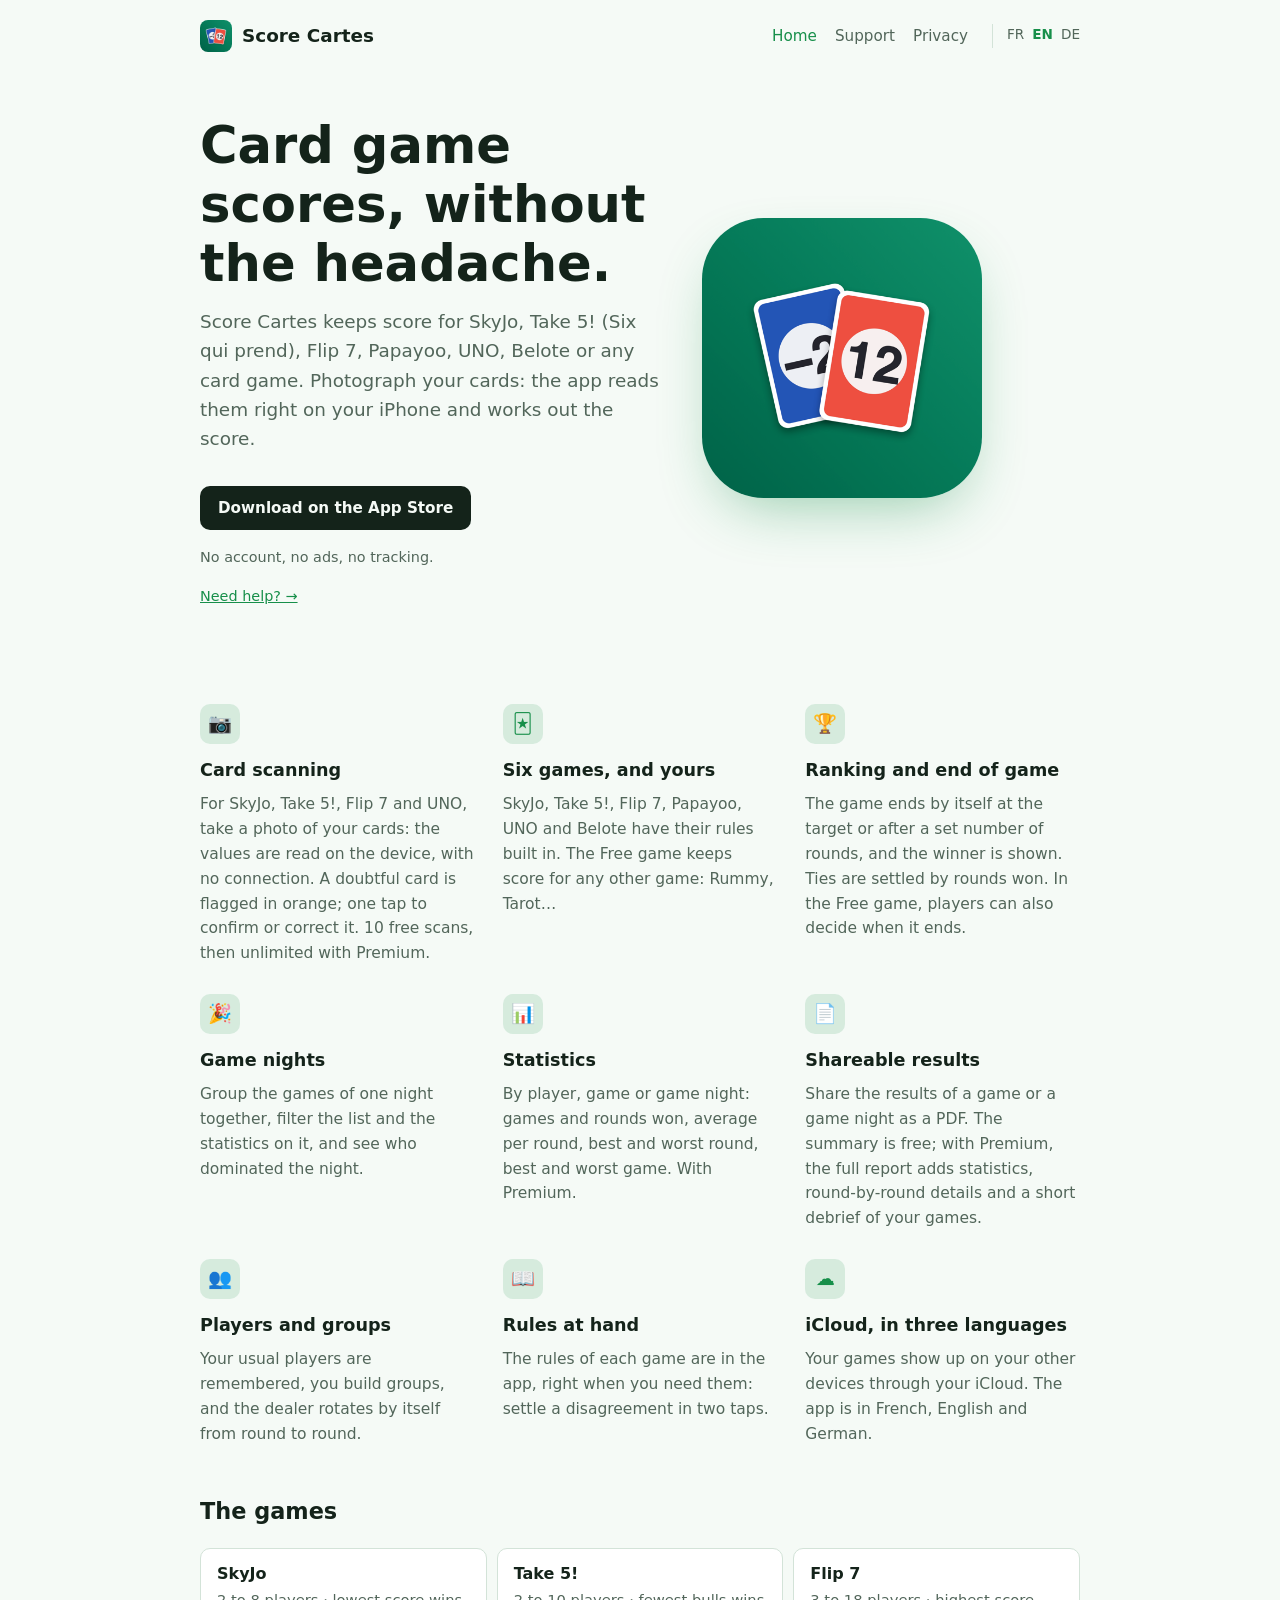
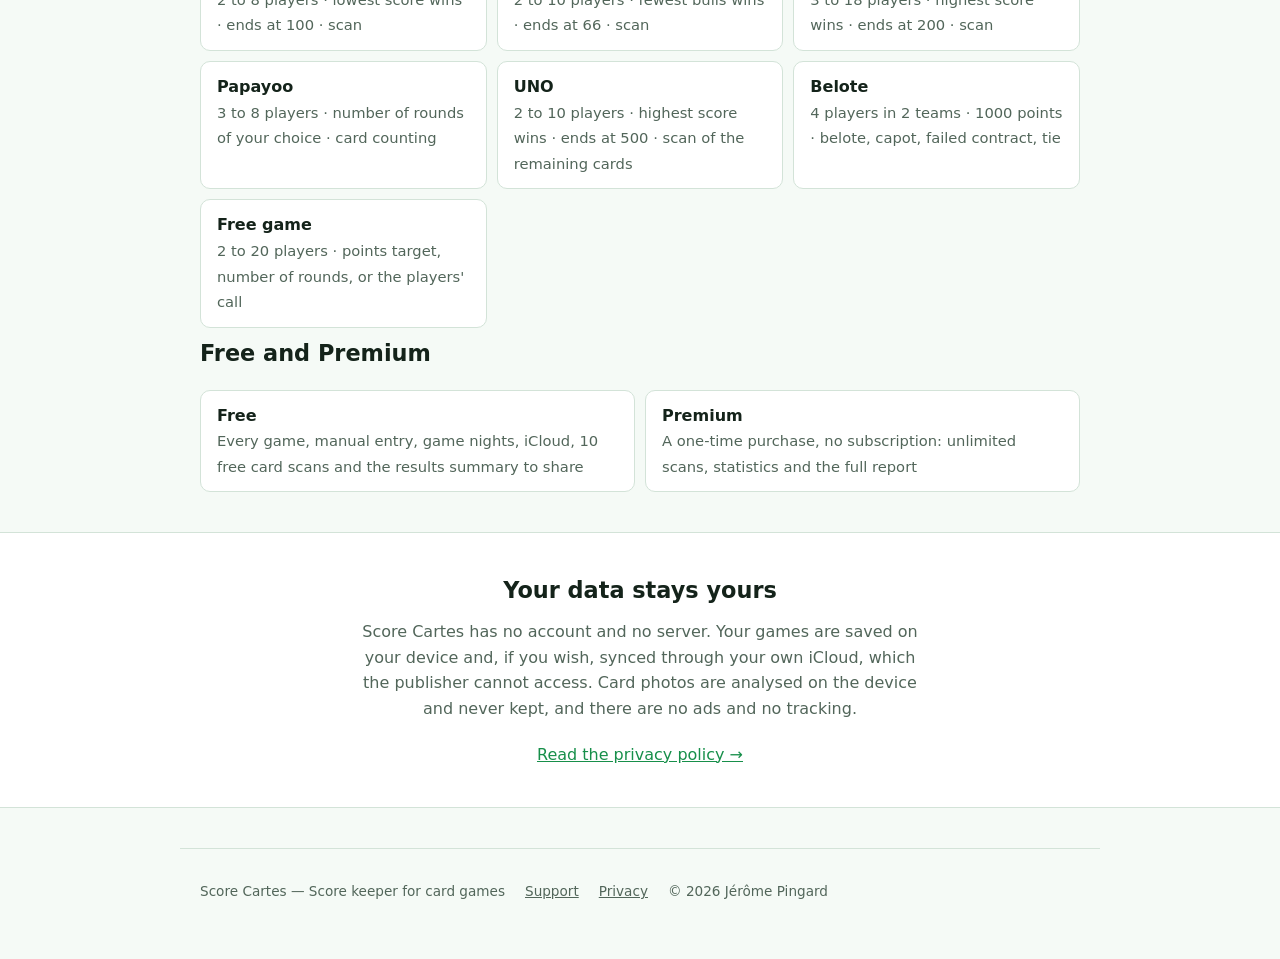
<file: website/index.html>
<!doctype html>
<html lang="fr">
<head>
<meta charset="utf-8">
<meta name="viewport" content="width=device-width, initial-scale=1">
<title>Score Cartes — Le compteur de points pour vos jeux de cartes</title>
<meta name="description" content="Score Cartes compte les points de SkyJo, Six qui prend, Flip 7, Papayoo, UNO, Belote ou de n'importe quel jeu de cartes. Photographiez vos cartes : l'app lit les valeurs sur votre iPhone. Sans compte, sans publicité.">
<link rel="alternate" hreflang="fr" href="https://scorecartes.jepico.fr/index.html">
<link rel="alternate" hreflang="en" href="https://scorecartes.jepico.fr/en/index.html">
<link rel="alternate" hreflang="de" href="https://scorecartes.jepico.fr/de/index.html">
<link rel="alternate" hreflang="x-default" href="https://scorecartes.jepico.fr/index.html">
<link rel="icon" type="image/png" href="assets/favicon-32.png">
<link rel="apple-touch-icon" href="assets/icon-180.png">
<link rel="stylesheet" href="css/style.css">
<script>
  (function () {
    try {
      var alt = { en: 'en/index.html', de: 'de/index.html' };
      var saved = localStorage.getItem('lang');
      var browser = (navigator.language || 'fr').slice(0, 2);
      var wanted = saved || browser;
      if (alt[wanted]) location.replace(alt[wanted]);
    } catch (e) {}
  })();
</script>
</head>
<body>

<header class="site-header">
  <a class="brand" href="index.html">
    <img src="assets/icon-180.png" alt="">
    <span class="brand-name">Score Cartes</span>
  </a>
  <nav class="site-nav">
    <a href="index.html" aria-current="page">Accueil</a>
    <a href="assistance.html">Assistance</a>
    <a href="confidentialite.html">Confidentialité</a>
    <span class="lang-switch"><a href="index.html" hreflang="fr" lang="fr" data-lang="fr" aria-current="true">FR</a><a href="en/index.html" hreflang="en" lang="en" data-lang="en">EN</a><a href="de/index.html" hreflang="de" lang="de" data-lang="de">DE</a></span>
  </nav>
</header>

<section class="hero">
  <div>
    <h1>Les scores de vos parties de cartes, sans prise de tête.</h1>
    <p class="hero-sub">Score Cartes compte les points de SkyJo, Six qui prend, Flip 7, Papayoo, UNO, Belote ou de n'importe quel jeu de cartes. Photographiez vos cartes : l'app les lit directement sur votre iPhone et calcule le score.</p>
    <div class="store-badges">
      <a class="store-badge" href="https://apps.apple.com/fr/app/score-cartes/id6826818625" rel="noopener">Télécharger sur l'App Store</a>
    </div>
    <p class="free-note">Sans compte, sans publicité, sans suivi.</p>
    <p class="free-note"><a href="assistance.html">Besoin d'aide ? →</a></p>
  </div>
  <div class="hero-art">
    <img src="assets/icon-512.png" alt="Icône de l'application Score Cartes : deux cartes, un −2 bleu et un 12 rouge, sur fond vert">
  </div>
</section>

<section class="features">
  <div class="feature">
    <div class="icon" aria-hidden="true">📷</div>
    <h3>Scan des cartes</h3>
    <p>À SkyJo, Six qui prend, Flip 7 et UNO, prenez vos cartes en photo : les valeurs sont lues sur l'appareil, sans connexion. Une carte douteuse est signalée en orange, d'un geste vous la confirmez ou la corrigez. 10 scans offerts, puis illimités avec Premium.</p>
  </div>
  <div class="feature">
    <div class="icon" aria-hidden="true">🃏</div>
    <h3>Six jeux, et le vôtre</h3>
    <p>SkyJo, Six qui prend, Flip 7, Papayoo, UNO et Belote ont leurs règles intégrées. Le Jeu libre compte les points de n'importe quel autre jeu : Rami, Tarot…</p>
  </div>
  <div class="feature">
    <div class="icon" aria-hidden="true">🏆</div>
    <h3>Classement et fin de partie</h3>
    <p>La partie s'arrête toute seule à l'objectif ou après un nombre de manches, et le vainqueur s'affiche. Les égalités sont départagées par les manches gagnées. Au Jeu libre, les joueurs peuvent aussi décider eux-mêmes de la fin.</p>
  </div>
  <div class="feature">
    <div class="icon" aria-hidden="true">🎉</div>
    <h3>Soirées</h3>
    <p>Regroupez les parties d'une même soirée, filtrez la liste et les statistiques sur elle, et retrouvez qui a dominé la soirée.</p>
  </div>
  <div class="feature">
    <div class="icon" aria-hidden="true">📊</div>
    <h3>Statistiques</h3>
    <p>Par joueur, par jeu ou par soirée : parties et manches gagnées, moyenne par manche, meilleure et pire manche, meilleure et pire partie. Avec Premium.</p>
  </div>
  <div class="feature">
    <div class="icon" aria-hidden="true">📄</div>
    <h3>Résultats à partager</h3>
    <p>Partagez les résultats d'une partie ou d'une soirée en PDF. Le résumé est offert ; avec Premium, le rapport complet ajoute les statistiques, le détail des manches et un petit debriefing de vos parties.</p>
  </div>
  <div class="feature">
    <div class="icon" aria-hidden="true">👥</div>
    <h3>Joueurs et groupes</h3>
    <p>Vos joueurs habituels sont mémorisés, vous composez des groupes, et le donneur tourne tout seul d'une manche à l'autre.</p>
  </div>
  <div class="feature">
    <div class="icon" aria-hidden="true">📖</div>
    <h3>Règles à portée de main</h3>
    <p>Les règles de chaque jeu sont consultables dans l'app, au moment de la partie : on tranche un désaccord en deux touches.</p>
  </div>
  <div class="feature">
    <div class="icon" aria-hidden="true">☁️</div>
    <h3>iCloud, en trois langues</h3>
    <p>Vos parties se retrouvent sur vos autres appareils grâce à votre iCloud. L'app est en français, en anglais et en allemand.</p>
  </div>
</section>

<section class="games">
  <h2>Les jeux</h2>
  <ul>
    <li><strong>SkyJo</strong><span>2 à 8 joueurs · le moins de points gagne · fin à 100 · scan</span></li>
    <li><strong>Six qui prend</strong><span>2 à 10 joueurs · le moins de bœufs gagne · fin à 66 · scan</span></li>
    <li><strong>Flip 7</strong><span>3 à 18 joueurs · le plus de points gagne · fin à 200 · scan</span></li>
    <li><strong>Papayoo</strong><span>3 à 8 joueurs · nombre de manches au choix · comptage des cartes</span></li>
    <li><strong>UNO</strong><span>2 à 10 joueurs · le plus de points gagne · fin à 500 · scan des cartes restantes</span></li>
    <li><strong>Belote</strong><span>4 joueurs en 2 équipes · 1000 points · belote, capot, chute, litige</span></li>
    <li><strong>Jeu libre</strong><span>2 à 20 joueurs · objectif de points, nombre de manches ou décision des joueurs</span></li>
  </ul>
</section>

<section class="games">
  <h2>Gratuit et Premium</h2>
  <ul>
    <li><strong>Gratuit</strong><span>Tous les jeux, la saisie à la main, les soirées, iCloud, 10 scans de cartes offerts et le résumé des résultats à partager</span></li>
    <li><strong>Premium</strong><span>Un achat unique, sans abonnement : scans illimités, statistiques et rapport complet</span></li>
  </ul>
</section>

<div class="band">
  <div class="band-inner">
    <h2>Vos données restent à vous</h2>
    <p>Score Cartes n'a ni compte, ni serveur. Vos parties sont enregistrées sur votre appareil et, si vous le souhaitez, synchronisées par votre propre iCloud, auquel l'éditeur n'a pas accès. Les photos de cartes sont analysées sur l'appareil et jamais conservées, et il n'y a ni publicité ni suivi.</p>
    <a href="confidentialite.html">Lire la politique de confidentialité →</a>
  </div>
</div>

<footer class="site-footer">
  <span>Score Cartes — Compteur de points pour jeux de cartes</span>
  <a href="assistance.html">Assistance</a>
  <a href="confidentialite.html">Confidentialité</a>
  <span>&copy; 2026 Jérôme Pingard</span>
</footer>

<script>
  (function () {
    var links = document.querySelectorAll('.lang-switch a');
    for (var i = 0; i < links.length; i++) {
      links[i].addEventListener('click', function () {
        try { localStorage.setItem('lang', this.getAttribute('data-lang')); } catch (e) {}
      });
    }
  })();
</script>

</body>
</html>
</file>
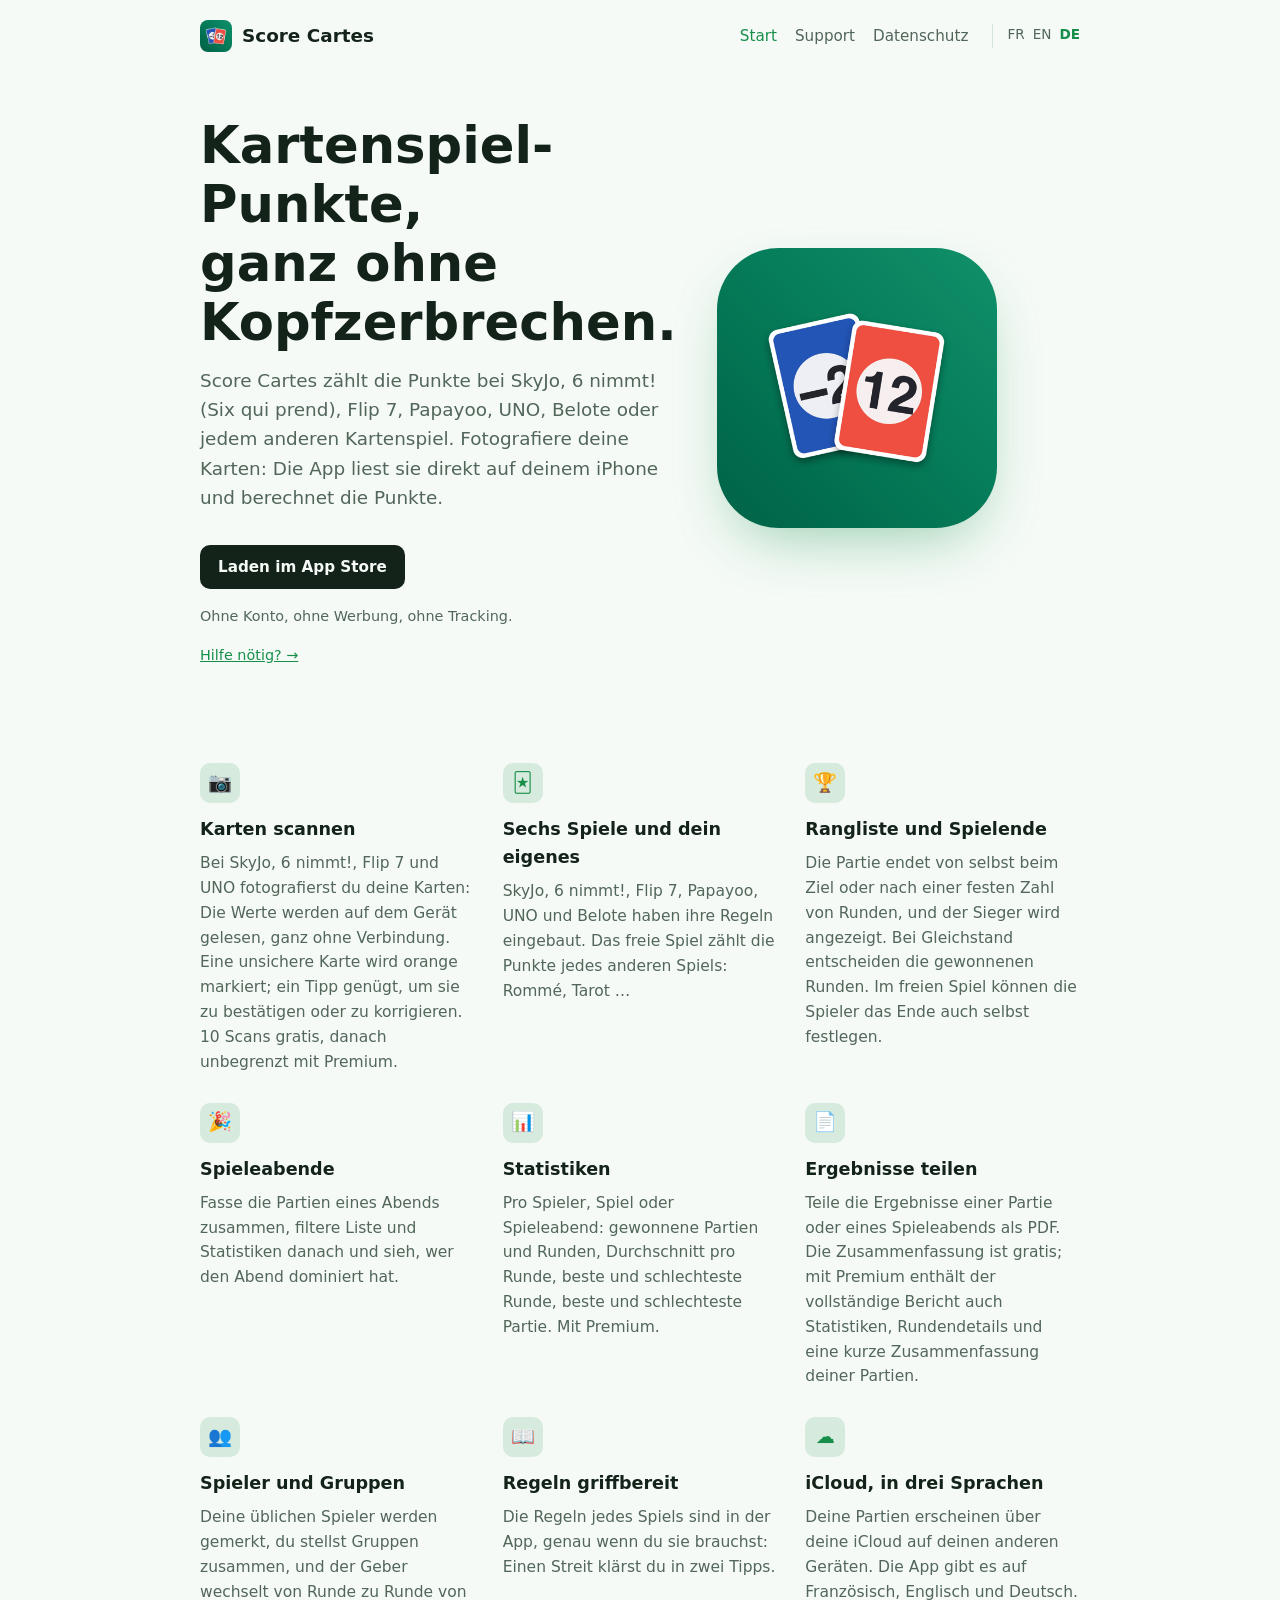
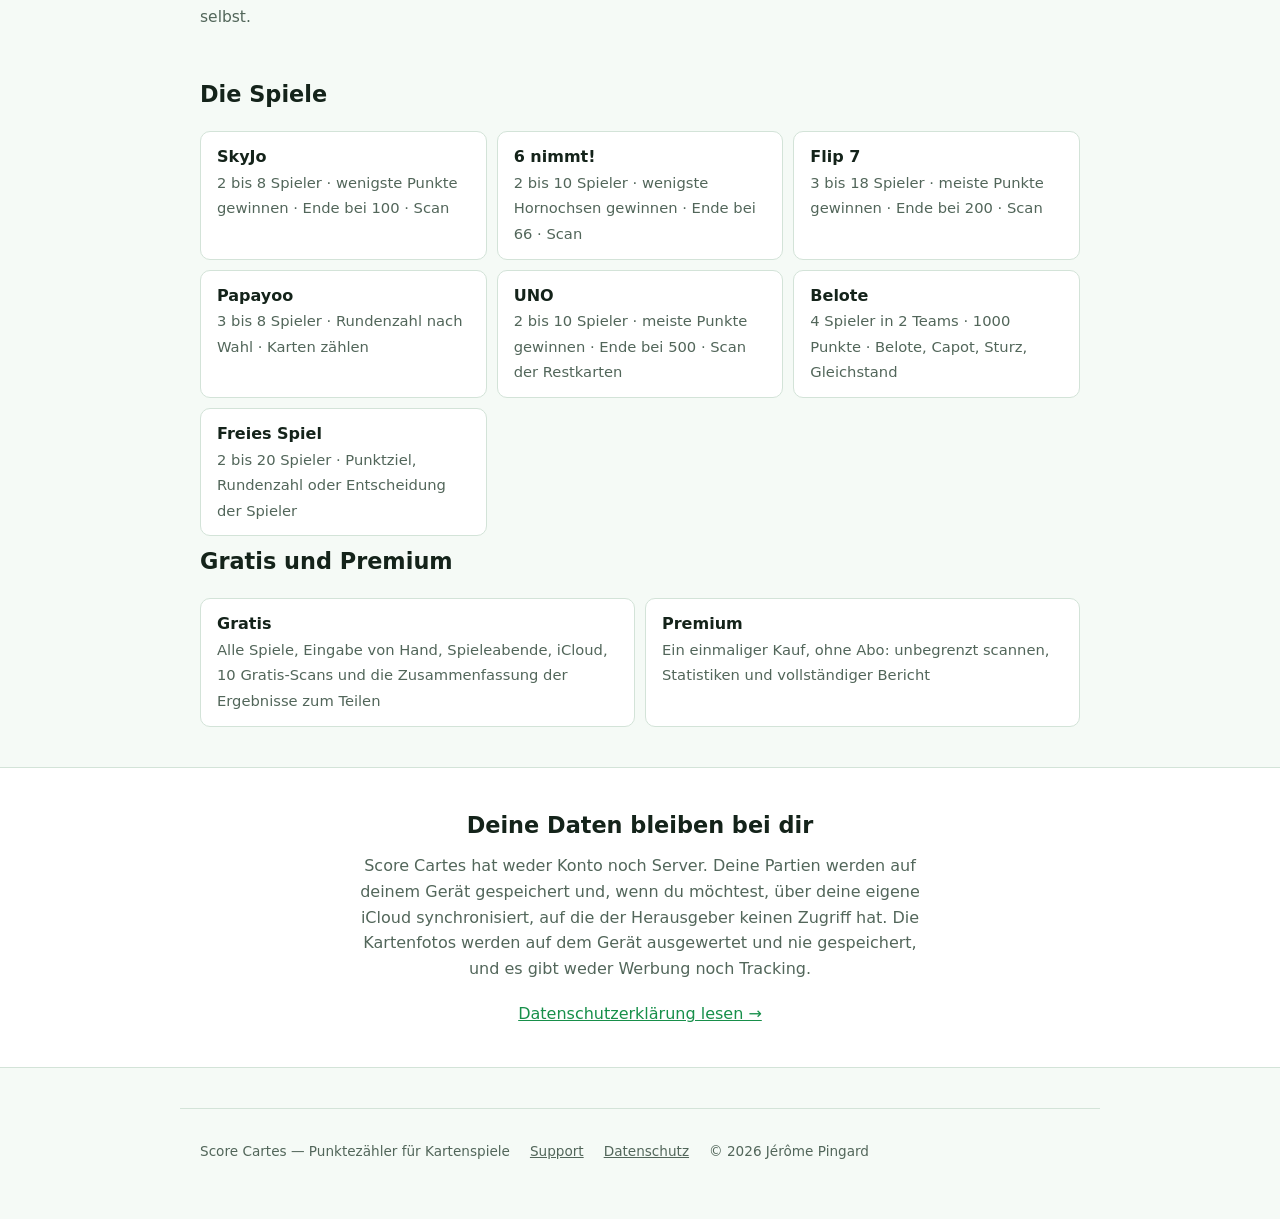
<file: website/de/index.html>
<!doctype html>
<html lang="de">
<head>
<meta charset="utf-8">
<meta name="viewport" content="width=device-width, initial-scale=1">
<title>Score Cartes — Der Punktezähler für deine Kartenspiele</title>
<meta name="description" content="Score Cartes zählt die Punkte bei SkyJo, 6 nimmt!, Flip 7, Papayoo, UNO, Belote oder jedem anderen Kartenspiel. Fotografiere deine Karten: Die App liest die Werte auf deinem iPhone. Ohne Konto, ohne Werbung.">
<link rel="alternate" hreflang="fr" href="https://scorecartes.jepico.fr/index.html">
<link rel="alternate" hreflang="en" href="https://scorecartes.jepico.fr/en/index.html">
<link rel="alternate" hreflang="de" href="https://scorecartes.jepico.fr/de/index.html">
<link rel="alternate" hreflang="x-default" href="https://scorecartes.jepico.fr/index.html">
<link rel="icon" type="image/png" href="../assets/favicon-32.png">
<link rel="apple-touch-icon" href="../assets/icon-180.png">
<link rel="stylesheet" href="../css/style.css">
</head>
<body>

<header class="site-header">
  <a class="brand" href="index.html">
    <img src="../assets/icon-180.png" alt="">
    <span class="brand-name">Score Cartes</span>
  </a>
  <nav class="site-nav">
    <a href="index.html" aria-current="page">Start</a>
    <a href="support.html">Support</a>
    <a href="datenschutz.html">Datenschutz</a>
    <span class="lang-switch"><a href="../index.html" hreflang="fr" lang="fr" data-lang="fr">FR</a><a href="../en/index.html" hreflang="en" lang="en" data-lang="en">EN</a><a href="index.html" hreflang="de" lang="de" data-lang="de" aria-current="true">DE</a></span>
  </nav>
</header>

<section class="hero">
  <div>
    <h1>Kartenspiel-Punkte, ganz ohne Kopfzerbrechen.</h1>
    <p class="hero-sub">Score Cartes zählt die Punkte bei SkyJo, 6 nimmt! (Six qui prend), Flip 7, Papayoo, UNO, Belote oder jedem anderen Kartenspiel. Fotografiere deine Karten: Die App liest sie direkt auf deinem iPhone und berechnet die Punkte.</p>
    <div class="store-badges">
      <a class="store-badge" href="https://apps.apple.com/app/score-cartes/id6826818625" rel="noopener">Laden im App Store</a>
    </div>
    <p class="free-note">Ohne Konto, ohne Werbung, ohne Tracking.</p>
    <p class="free-note"><a href="support.html">Hilfe nötig? →</a></p>
  </div>
  <div class="hero-art">
    <img src="../assets/icon-512.png" alt="App-Symbol von Score Cartes: zwei Karten, eine blaue −2 und eine rote 12, auf grünem Grund">
  </div>
</section>

<section class="features">
  <div class="feature">
    <div class="icon" aria-hidden="true">📷</div>
    <h3>Karten scannen</h3>
    <p>Bei SkyJo, 6 nimmt!, Flip 7 und UNO fotografierst du deine Karten: Die Werte werden auf dem Gerät gelesen, ganz ohne Verbindung. Eine unsichere Karte wird orange markiert; ein Tipp genügt, um sie zu bestätigen oder zu korrigieren. 10 Scans gratis, danach unbegrenzt mit Premium.</p>
  </div>
  <div class="feature">
    <div class="icon" aria-hidden="true">🃏</div>
    <h3>Sechs Spiele und dein eigenes</h3>
    <p>SkyJo, 6 nimmt!, Flip 7, Papayoo, UNO und Belote haben ihre Regeln eingebaut. Das freie Spiel zählt die Punkte jedes anderen Spiels: Rommé, Tarot …</p>
  </div>
  <div class="feature">
    <div class="icon" aria-hidden="true">🏆</div>
    <h3>Rangliste und Spielende</h3>
    <p>Die Partie endet von selbst beim Ziel oder nach einer festen Zahl von Runden, und der Sieger wird angezeigt. Bei Gleichstand entscheiden die gewonnenen Runden. Im freien Spiel können die Spieler das Ende auch selbst festlegen.</p>
  </div>
  <div class="feature">
    <div class="icon" aria-hidden="true">🎉</div>
    <h3>Spieleabende</h3>
    <p>Fasse die Partien eines Abends zusammen, filtere Liste und Statistiken danach und sieh, wer den Abend dominiert hat.</p>
  </div>
  <div class="feature">
    <div class="icon" aria-hidden="true">📊</div>
    <h3>Statistiken</h3>
    <p>Pro Spieler, Spiel oder Spieleabend: gewonnene Partien und Runden, Durchschnitt pro Runde, beste und schlechteste Runde, beste und schlechteste Partie. Mit Premium.</p>
  </div>
  <div class="feature">
    <div class="icon" aria-hidden="true">📄</div>
    <h3>Ergebnisse teilen</h3>
    <p>Teile die Ergebnisse einer Partie oder eines Spieleabends als PDF. Die Zusammenfassung ist gratis; mit Premium enthält der vollständige Bericht auch Statistiken, Rundendetails und eine kurze Zusammenfassung deiner Partien.</p>
  </div>
  <div class="feature">
    <div class="icon" aria-hidden="true">👥</div>
    <h3>Spieler und Gruppen</h3>
    <p>Deine üblichen Spieler werden gemerkt, du stellst Gruppen zusammen, und der Geber wechselt von Runde zu Runde von selbst.</p>
  </div>
  <div class="feature">
    <div class="icon" aria-hidden="true">📖</div>
    <h3>Regeln griffbereit</h3>
    <p>Die Regeln jedes Spiels sind in der App, genau wenn du sie brauchst: Einen Streit klärst du in zwei Tipps.</p>
  </div>
  <div class="feature">
    <div class="icon" aria-hidden="true">☁️</div>
    <h3>iCloud, in drei Sprachen</h3>
    <p>Deine Partien erscheinen über deine iCloud auf deinen anderen Geräten. Die App gibt es auf Französisch, Englisch und Deutsch.</p>
  </div>
</section>

<section class="games">
  <h2>Die Spiele</h2>
  <ul>
    <li><strong>SkyJo</strong><span>2 bis 8 Spieler · wenigste Punkte gewinnen · Ende bei 100 · Scan</span></li>
    <li><strong>6 nimmt!</strong><span>2 bis 10 Spieler · wenigste Hornochsen gewinnen · Ende bei 66 · Scan</span></li>
    <li><strong>Flip 7</strong><span>3 bis 18 Spieler · meiste Punkte gewinnen · Ende bei 200 · Scan</span></li>
    <li><strong>Papayoo</strong><span>3 bis 8 Spieler · Rundenzahl nach Wahl · Karten zählen</span></li>
    <li><strong>UNO</strong><span>2 bis 10 Spieler · meiste Punkte gewinnen · Ende bei 500 · Scan der Restkarten</span></li>
    <li><strong>Belote</strong><span>4 Spieler in 2 Teams · 1000 Punkte · Belote, Capot, Sturz, Gleichstand</span></li>
    <li><strong>Freies Spiel</strong><span>2 bis 20 Spieler · Punktziel, Rundenzahl oder Entscheidung der Spieler</span></li>
  </ul>
</section>

<section class="games">
  <h2>Gratis und Premium</h2>
  <ul>
    <li><strong>Gratis</strong><span>Alle Spiele, Eingabe von Hand, Spieleabende, iCloud, 10 Gratis-Scans und die Zusammenfassung der Ergebnisse zum Teilen</span></li>
    <li><strong>Premium</strong><span>Ein einmaliger Kauf, ohne Abo: unbegrenzt scannen, Statistiken und vollständiger Bericht</span></li>
  </ul>
</section>

<div class="band">
  <div class="band-inner">
    <h2>Deine Daten bleiben bei dir</h2>
    <p>Score Cartes hat weder Konto noch Server. Deine Partien werden auf deinem Gerät gespeichert und, wenn du möchtest, über deine eigene iCloud synchronisiert, auf die der Herausgeber keinen Zugriff hat. Die Kartenfotos werden auf dem Gerät ausgewertet und nie gespeichert, und es gibt weder Werbung noch Tracking.</p>
    <a href="datenschutz.html">Datenschutzerklärung lesen →</a>
  </div>
</div>

<footer class="site-footer">
  <span>Score Cartes — Punktezähler für Kartenspiele</span>
  <a href="support.html">Support</a>
  <a href="datenschutz.html">Datenschutz</a>
  <span>&copy; 2026 Jérôme Pingard</span>
</footer>

<script>
  (function () {
    var links = document.querySelectorAll('.lang-switch a');
    for (var i = 0; i < links.length; i++) {
      links[i].addEventListener('click', function () {
        try { localStorage.setItem('lang', this.getAttribute('data-lang')); } catch (e) {}
      });
    }
  })();
</script>

</body>
</html>
</file>
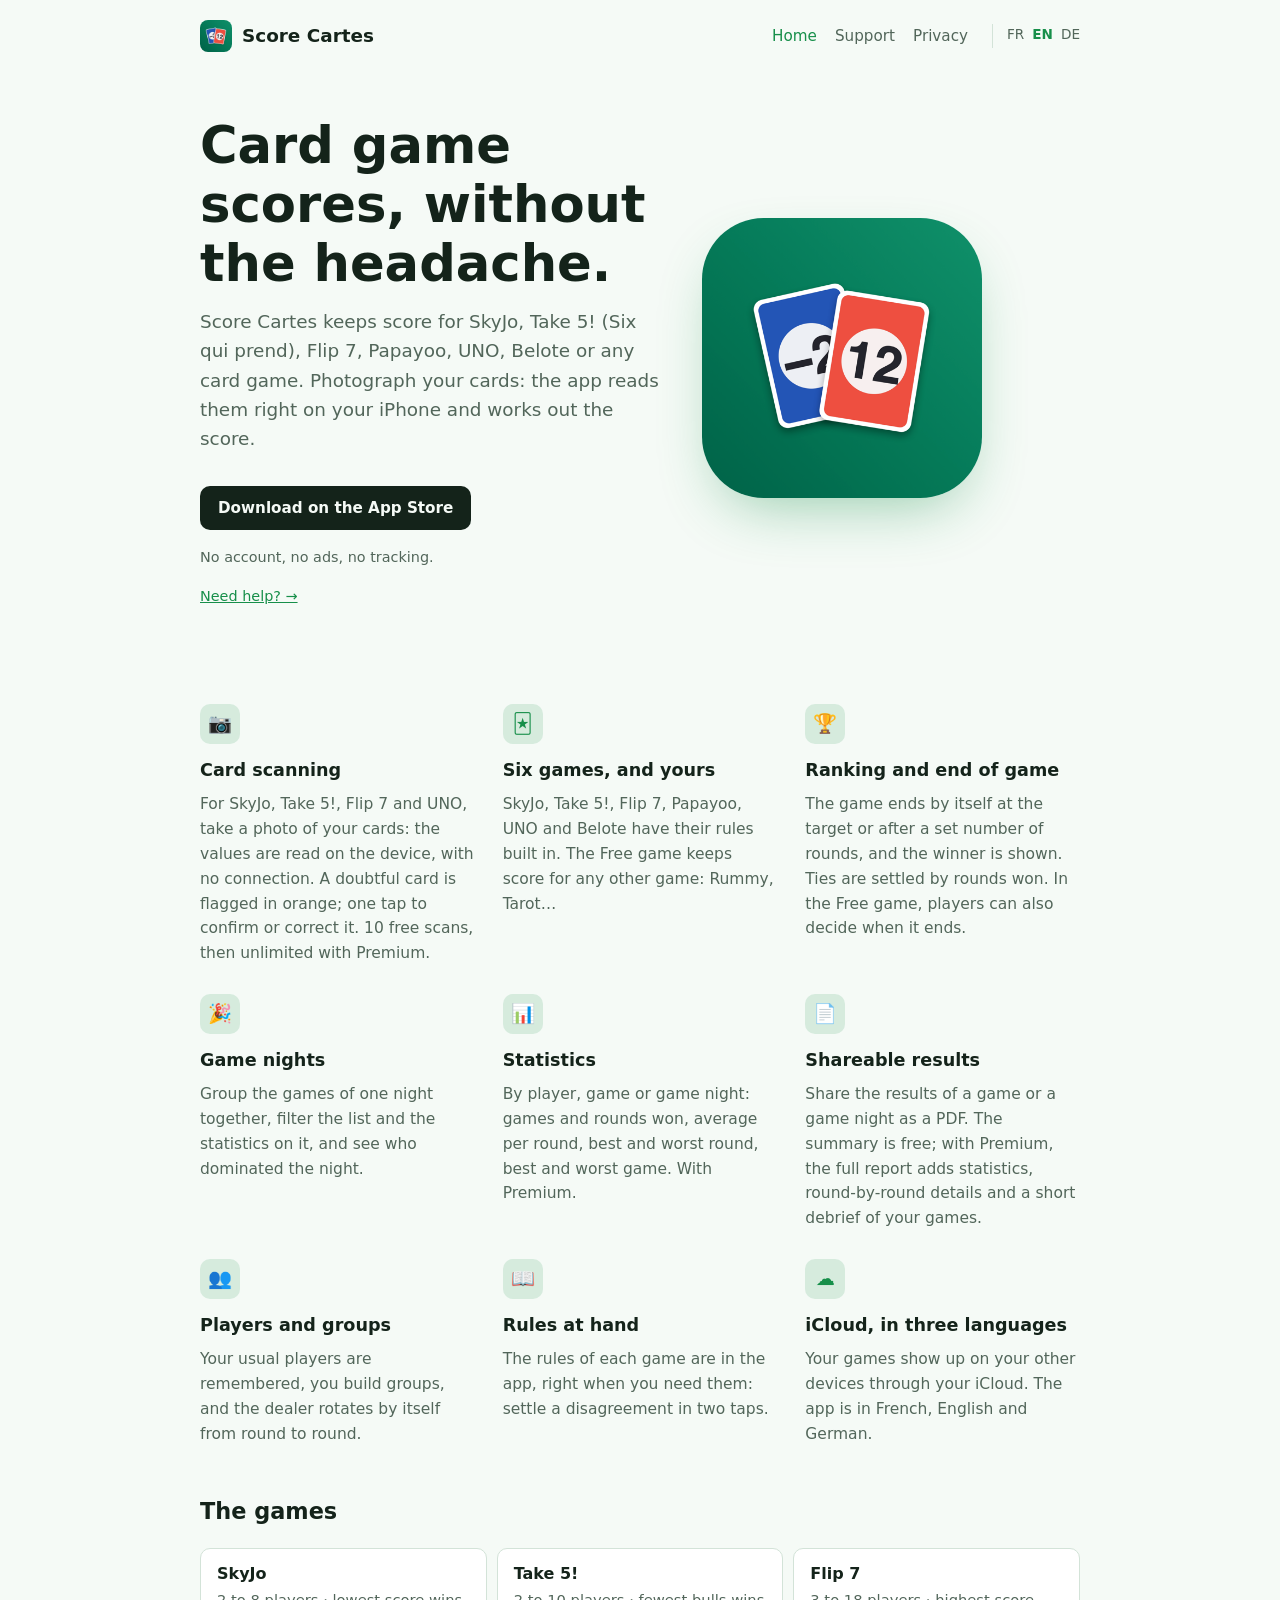
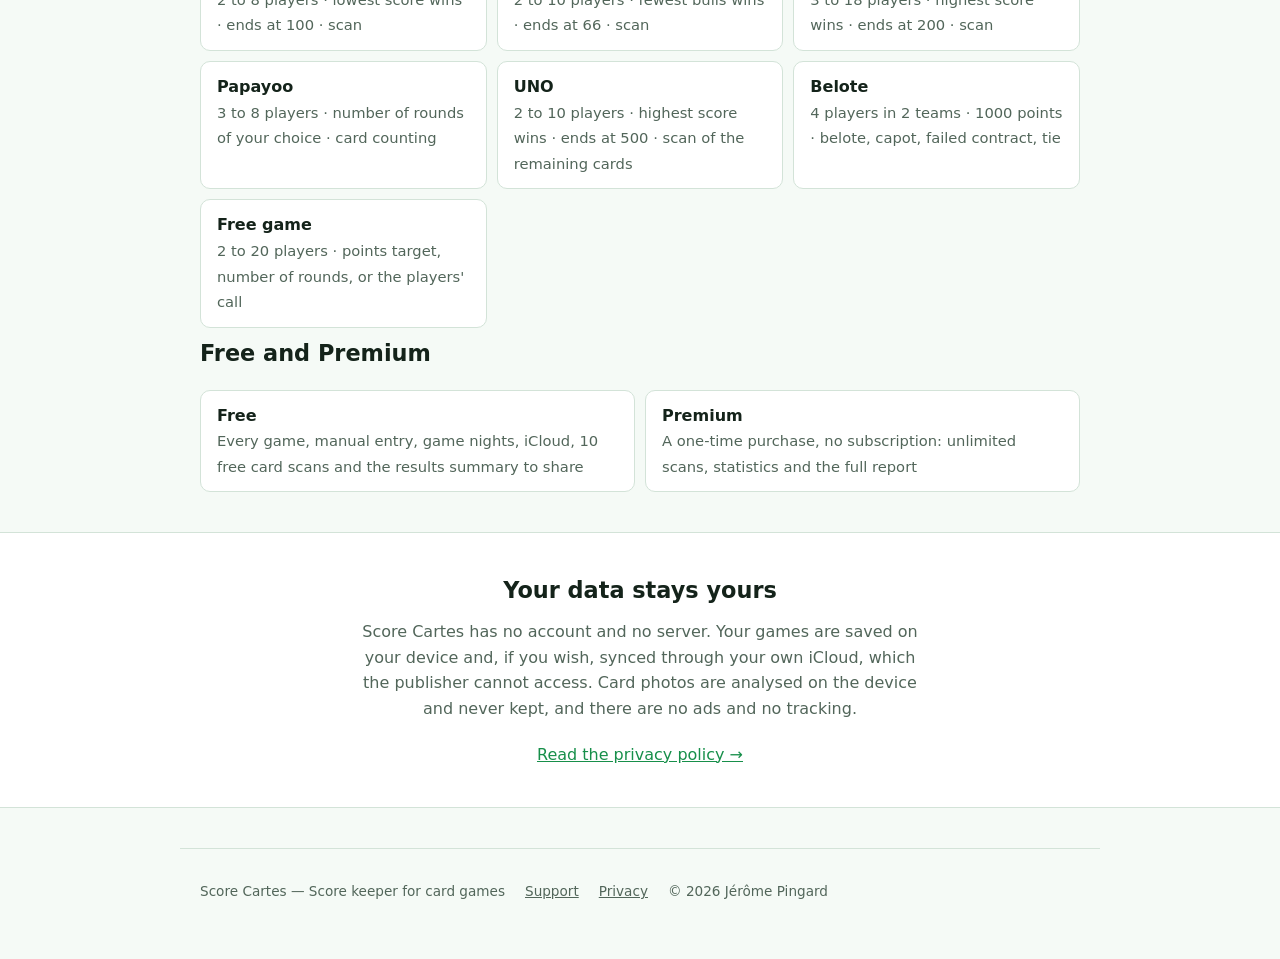
<file: website/en/index.html>
<!doctype html>
<html lang="en">
<head>
<meta charset="utf-8">
<meta name="viewport" content="width=device-width, initial-scale=1">
<title>Score Cartes — The score keeper for your card games</title>
<meta name="description" content="Score Cartes keeps score for SkyJo, Take 5!, Flip 7, Papayoo, UNO, Belote or any card game. Photograph your cards: the app reads the values on your iPhone. No account, no ads.">
<link rel="alternate" hreflang="fr" href="https://scorecartes.jepico.fr/index.html">
<link rel="alternate" hreflang="en" href="https://scorecartes.jepico.fr/en/index.html">
<link rel="alternate" hreflang="de" href="https://scorecartes.jepico.fr/de/index.html">
<link rel="alternate" hreflang="x-default" href="https://scorecartes.jepico.fr/index.html">
<link rel="icon" type="image/png" href="../assets/favicon-32.png">
<link rel="apple-touch-icon" href="../assets/icon-180.png">
<link rel="stylesheet" href="../css/style.css">
</head>
<body>

<header class="site-header">
  <a class="brand" href="index.html">
    <img src="../assets/icon-180.png" alt="">
    <span class="brand-name">Score Cartes</span>
  </a>
  <nav class="site-nav">
    <a href="index.html" aria-current="page">Home</a>
    <a href="support.html">Support</a>
    <a href="privacy.html">Privacy</a>
    <span class="lang-switch"><a href="../index.html" hreflang="fr" lang="fr" data-lang="fr">FR</a><a href="index.html" hreflang="en" lang="en" data-lang="en" aria-current="true">EN</a><a href="../de/index.html" hreflang="de" lang="de" data-lang="de">DE</a></span>
  </nav>
</header>

<section class="hero">
  <div>
    <h1>Card game scores, without the headache.</h1>
    <p class="hero-sub">Score Cartes keeps score for SkyJo, Take 5! (Six qui prend), Flip 7, Papayoo, UNO, Belote or any card game. Photograph your cards: the app reads them right on your iPhone and works out the score.</p>
    <div class="store-badges">
      <a class="store-badge" href="https://apps.apple.com/app/score-cartes/id6826818625" rel="noopener">Download on the App Store</a>
    </div>
    <p class="free-note">No account, no ads, no tracking.</p>
    <p class="free-note"><a href="support.html">Need help? →</a></p>
  </div>
  <div class="hero-art">
    <img src="../assets/icon-512.png" alt="Score Cartes app icon: two cards, a blue −2 and a red 12, on a green background">
  </div>
</section>

<section class="features">
  <div class="feature">
    <div class="icon" aria-hidden="true">📷</div>
    <h3>Card scanning</h3>
    <p>For SkyJo, Take 5!, Flip 7 and UNO, take a photo of your cards: the values are read on the device, with no connection. A doubtful card is flagged in orange; one tap to confirm or correct it. 10 free scans, then unlimited with Premium.</p>
  </div>
  <div class="feature">
    <div class="icon" aria-hidden="true">🃏</div>
    <h3>Six games, and yours</h3>
    <p>SkyJo, Take 5!, Flip 7, Papayoo, UNO and Belote have their rules built in. The Free game keeps score for any other game: Rummy, Tarot…</p>
  </div>
  <div class="feature">
    <div class="icon" aria-hidden="true">🏆</div>
    <h3>Ranking and end of game</h3>
    <p>The game ends by itself at the target or after a set number of rounds, and the winner is shown. Ties are settled by rounds won. In the Free game, players can also decide when it ends.</p>
  </div>
  <div class="feature">
    <div class="icon" aria-hidden="true">🎉</div>
    <h3>Game nights</h3>
    <p>Group the games of one night together, filter the list and the statistics on it, and see who dominated the night.</p>
  </div>
  <div class="feature">
    <div class="icon" aria-hidden="true">📊</div>
    <h3>Statistics</h3>
    <p>By player, game or game night: games and rounds won, average per round, best and worst round, best and worst game. With Premium.</p>
  </div>
  <div class="feature">
    <div class="icon" aria-hidden="true">📄</div>
    <h3>Shareable results</h3>
    <p>Share the results of a game or a game night as a PDF. The summary is free; with Premium, the full report adds statistics, round-by-round details and a short debrief of your games.</p>
  </div>
  <div class="feature">
    <div class="icon" aria-hidden="true">👥</div>
    <h3>Players and groups</h3>
    <p>Your usual players are remembered, you build groups, and the dealer rotates by itself from round to round.</p>
  </div>
  <div class="feature">
    <div class="icon" aria-hidden="true">📖</div>
    <h3>Rules at hand</h3>
    <p>The rules of each game are in the app, right when you need them: settle a disagreement in two taps.</p>
  </div>
  <div class="feature">
    <div class="icon" aria-hidden="true">☁️</div>
    <h3>iCloud, in three languages</h3>
    <p>Your games show up on your other devices through your iCloud. The app is in French, English and German.</p>
  </div>
</section>

<section class="games">
  <h2>The games</h2>
  <ul>
    <li><strong>SkyJo</strong><span>2 to 8 players · lowest score wins · ends at 100 · scan</span></li>
    <li><strong>Take 5!</strong><span>2 to 10 players · fewest bulls wins · ends at 66 · scan</span></li>
    <li><strong>Flip 7</strong><span>3 to 18 players · highest score wins · ends at 200 · scan</span></li>
    <li><strong>Papayoo</strong><span>3 to 8 players · number of rounds of your choice · card counting</span></li>
    <li><strong>UNO</strong><span>2 to 10 players · highest score wins · ends at 500 · scan of the remaining cards</span></li>
    <li><strong>Belote</strong><span>4 players in 2 teams · 1000 points · belote, capot, failed contract, tie</span></li>
    <li><strong>Free game</strong><span>2 to 20 players · points target, number of rounds, or the players' call</span></li>
  </ul>
</section>

<section class="games">
  <h2>Free and Premium</h2>
  <ul>
    <li><strong>Free</strong><span>Every game, manual entry, game nights, iCloud, 10 free card scans and the results summary to share</span></li>
    <li><strong>Premium</strong><span>A one-time purchase, no subscription: unlimited scans, statistics and the full report</span></li>
  </ul>
</section>

<div class="band">
  <div class="band-inner">
    <h2>Your data stays yours</h2>
    <p>Score Cartes has no account and no server. Your games are saved on your device and, if you wish, synced through your own iCloud, which the publisher cannot access. Card photos are analysed on the device and never kept, and there are no ads and no tracking.</p>
    <a href="privacy.html">Read the privacy policy →</a>
  </div>
</div>

<footer class="site-footer">
  <span>Score Cartes — Score keeper for card games</span>
  <a href="support.html">Support</a>
  <a href="privacy.html">Privacy</a>
  <span>&copy; 2026 Jérôme Pingard</span>
</footer>

<script>
  (function () {
    var links = document.querySelectorAll('.lang-switch a');
    for (var i = 0; i < links.length; i++) {
      links[i].addEventListener('click', function () {
        try { localStorage.setItem('lang', this.getAttribute('data-lang')); } catch (e) {}
      });
    }
  })();
</script>

</body>
</html>
</file>
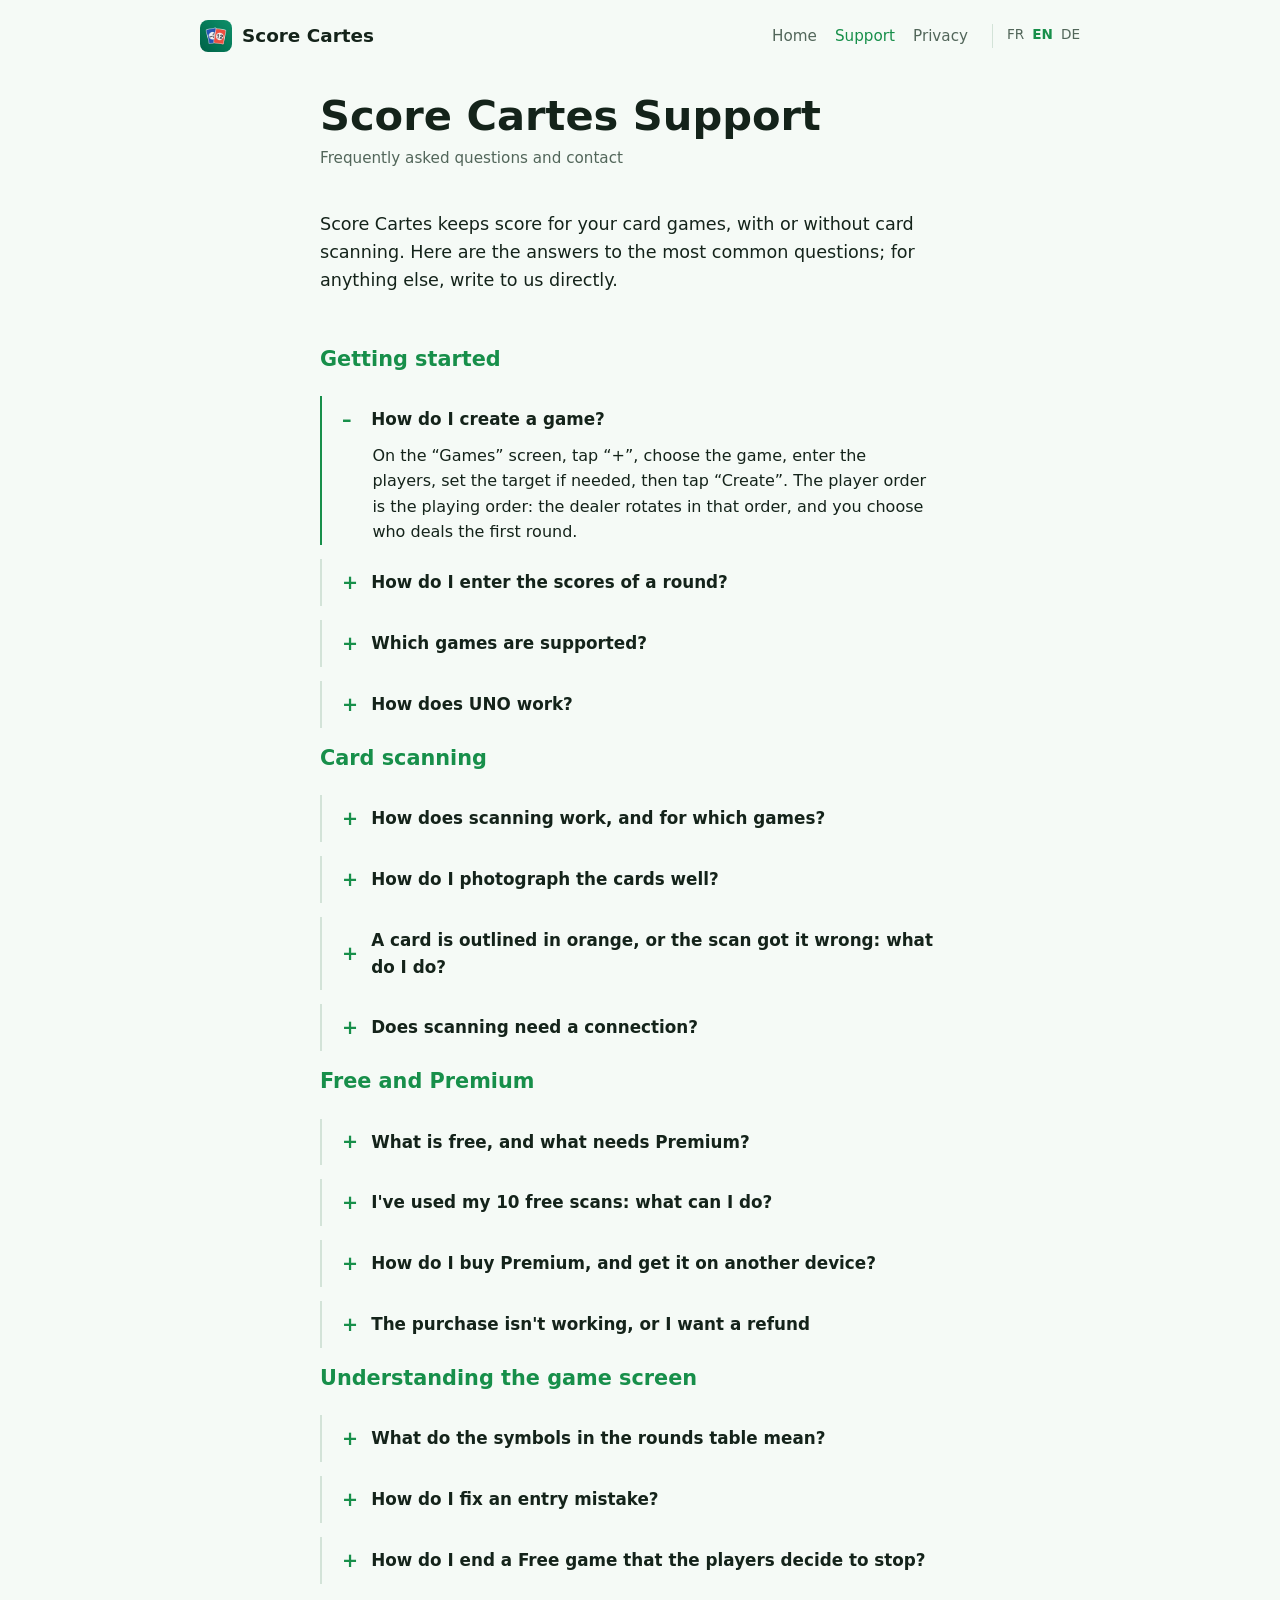
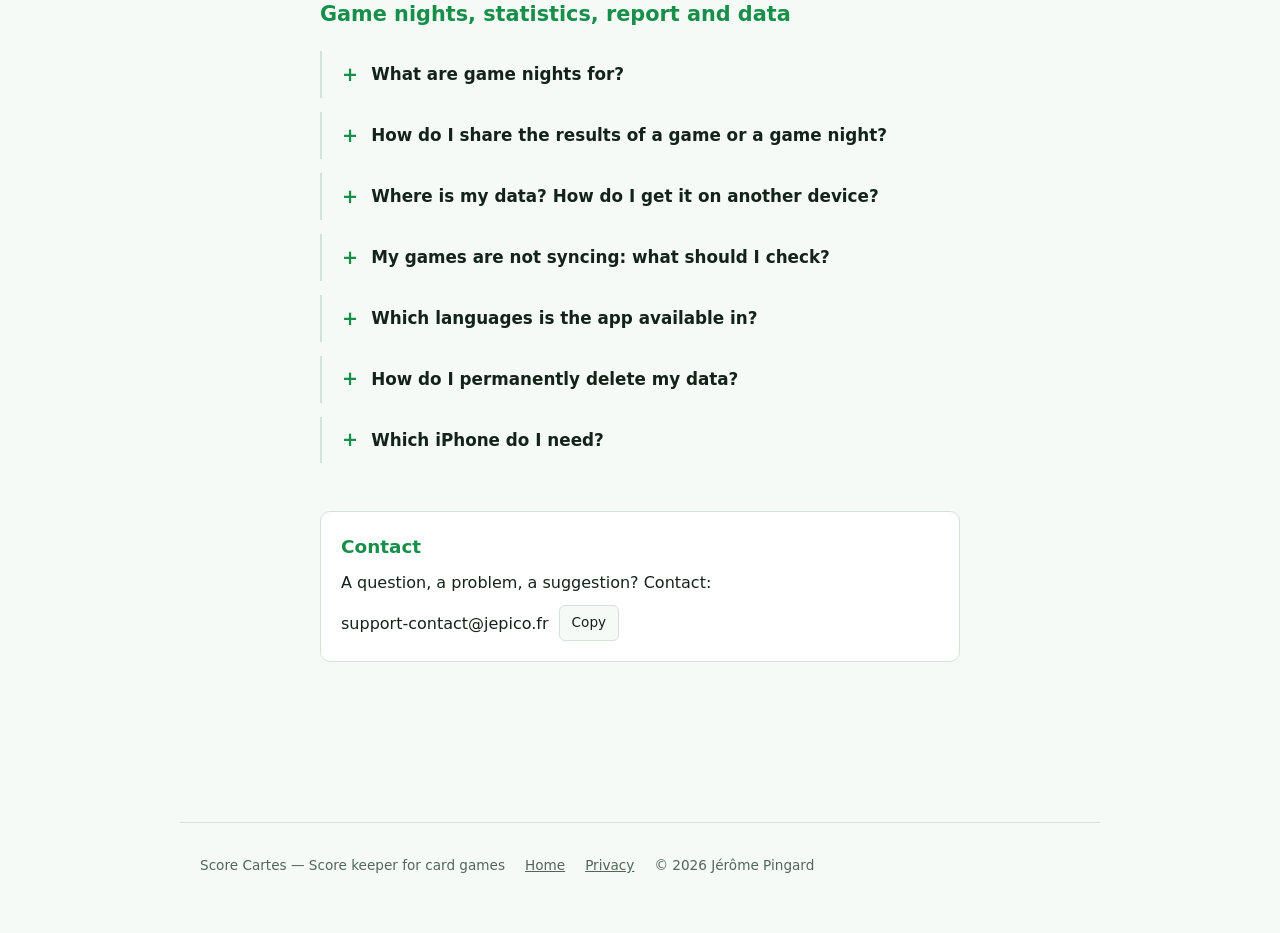
<file: website/assistance.html>
<!doctype html>
<html lang="fr">
<head>
<meta charset="utf-8">
<meta name="viewport" content="width=device-width, initial-scale=1">
<title>Assistance — Score Cartes</title>
<meta name="description" content="Aide et questions fréquentes sur Score Cartes : créer une partie, scanner les cartes, comprendre le tableau des manches, soirées, données, et contact.">
<link rel="alternate" hreflang="fr" href="https://scorecartes.jepico.fr/assistance.html">
<link rel="alternate" hreflang="en" href="https://scorecartes.jepico.fr/en/support.html">
<link rel="alternate" hreflang="de" href="https://scorecartes.jepico.fr/de/support.html">
<link rel="alternate" hreflang="x-default" href="https://scorecartes.jepico.fr/assistance.html">
<link rel="icon" type="image/png" href="assets/favicon-32.png">
<link rel="apple-touch-icon" href="assets/icon-180.png">
<link rel="stylesheet" href="css/style.css">
<script>
  (function () {
    try {
      var alt = { en: 'en/support.html', de: 'de/support.html' };
      var saved = localStorage.getItem('lang');
      var browser = (navigator.language || 'fr').slice(0, 2);
      var wanted = saved || browser;
      if (alt[wanted]) location.replace(alt[wanted]);
    } catch (e) {}
  })();
</script>
</head>
<body>

<header class="site-header">
  <a class="brand" href="index.html">
    <img src="assets/icon-180.png" alt="">
    <span class="brand-name">Score Cartes</span>
  </a>
  <nav class="site-nav">
    <a href="index.html">Accueil</a>
    <a href="assistance.html" aria-current="page">Assistance</a>
    <a href="confidentialite.html">Confidentialité</a>
    <span class="lang-switch"><a href="assistance.html" hreflang="fr" lang="fr" data-lang="fr" aria-current="true">FR</a><a href="en/support.html" hreflang="en" lang="en" data-lang="en">EN</a><a href="de/support.html" hreflang="de" lang="de" data-lang="de">DE</a></span>
  </nav>
</header>

<div class="page">
  <h1>Assistance Score Cartes</h1>
  <p class="subtitle">Questions fréquentes et contact</p>

  <p class="intro">Score Cartes compte les points de vos parties de cartes, avec ou sans scan des cartes. Voici les réponses aux questions les plus courantes ; pour tout le reste, écrivez-nous directement.</p>

  <h2 class="section-title">Démarrer</h2>

  <details open>
    <summary>Comment créer une partie ?</summary>
    <p>Sur l'écran « Parties », touchez « + », choisissez le jeu, saisissez les joueurs, réglez l'objectif si besoin, puis touchez « Créer ». L'ordre des joueurs est l'ordre de jeu : le donneur tourne dans cet ordre, et vous choisissez celui de la première manche.</p>
  </details>

  <details>
    <summary>Comment saisir les scores d'une manche ?</summary>
    <p>Dans la partie, touchez « Nouvelle manche » : saisissez le score de chaque joueur au clavier. Au SkyJo, la touche « ± » au-dessus du clavier ajoute ou retire le signe moins. Touchez ensuite « Enregistrer ». Quand l'objectif est atteint, la partie se termine et le vainqueur s'affiche.</p>
  </details>

  <details>
    <summary>Quels jeux sont pris en charge ?</summary>
    <p>SkyJo, Six qui prend, Flip 7, Papayoo, UNO et Belote ont leurs règles intégrées (objectif, sens du classement, doublement, belote, capot…). Le « Jeu libre » compte les points de n'importe quel autre jeu : vous le nommez, vous choisissez si le score le plus bas ou le plus haut gagne, et si la partie s'arrête à un objectif de points, après un nombre de manches, ou quand les joueurs le décident.</p>
  </details>

  <h2 class="section-title">Le scan des cartes</h2>

  <details>
    <summary>Comment fonctionne le scan, et pour quels jeux ?</summary>
    <p>Le scan est disponible au SkyJo, au Six qui prend, au Flip 7 et à l'UNO ; 10 scans sont offerts, ensuite il faut Premium. Dans « Nouvelle manche », touchez l'icône appareil photo à côté d'un joueur et photographiez ses cartes : les valeurs sont lues, le score est calculé, et vous pouvez continuer à saisir les autres joueurs pendant l'analyse. À l'UNO, une seule photo suffit : celle de toutes les cartes restantes des autres joueurs, car seul le gagnant de la manche marque. Le bouton « Calculer » de la partie permet aussi de compter un score sans l'enregistrer.</p>
  </details>

  <details>
    <summary>Comment bien photographier les cartes ?</summary>
    <p>Une bonne lumière, sans reflet sur les cartes ; les cartes toutes face visible, bien séparées et sans autre carte dans le cadre ; le téléphone à plat au-dessus, avec toutes les cartes dans l'image. Au Six qui prend, les numéros doivent être visibles ; au Flip 7, posez aussi les cartes bonus et action ; à l'UNO, posez toutes les cartes restantes des autres joueurs ensemble, sur une table unie.</p>
  </details>

  <details>
    <summary>Une carte est entourée d'orange, ou le scan s'est trompé : que faire ?</summary>
    <p>Une carte en orange est une lecture douteuse : touchez-la pour confirmer ou corriger sa valeur, le score se recalcule aussitôt. Vous pouvez aussi ajouter une carte oubliée ou en supprimer une en trop. Au SkyJo, la grille compte des colonnes de 3 cartes (12, 9, 6, 3) : si le nombre de cartes lues n'est pas un multiple de 3, l'application vous le signale, car une carte a peut-être été oubliée ou comptée en double.</p>
  </details>

  <details>
    <summary>Comment fonctionne l'UNO ?</summary>
    <p>Le premier joueur sans carte gagne la manche et marque les points des cartes restées dans la main des autres : chaque chiffre vaut sa valeur, « Passe ton tour », « Changement de sens » et « +2 » valent 20, les Jokers et « +4 » valent 50. Choisissez le gagnant, puis donnez le total des cartes restantes : par scan, avec la calculatrice, au clavier, ou joueur par joueur. La partie se termine à 500 points, réglables à la création.</p>
  </details>

  <details>
    <summary>Le scan a-t-il besoin d'une connexion ?</summary>
    <p>Non. La lecture se fait entièrement sur votre iPhone, sans connexion, et les photos ne sont jamais envoyées ni conservées. Détails dans la <a href="confidentialite.html">politique de confidentialité</a>.</p>
  </details>

  <h2 class="section-title">Gratuit et Premium</h2>

  <details>
    <summary>Qu'est-ce qui est gratuit, qu'est-ce qui demande Premium ?</summary>
    <p><strong>Gratuit :</strong> tous les jeux, la saisie à la main, le classement, l'historique, les soirées, la synchronisation iCloud, 10 scans de cartes offerts et un résumé des résultats à partager. <strong>Premium</strong>, en achat unique et sans abonnement : scans illimités, statistiques, bouton « Calculer » en cours de partie et rapport complet à partager (statistiques, détail des manches, debriefing).</p>
  </details>

  <details>
    <summary>J'ai utilisé mes 10 scans gratuits : que puis-je faire ?</summary>
    <p>La saisie à la main reste possible dans tous les jeux : seul le scan par photo demande Premium. Le nombre de scans restants est indiqué dans Options → Premium.</p>
  </details>

  <details>
    <summary>Comment acheter Premium, et le retrouver sur un autre appareil ?</summary>
    <p>Touchez « Passer à Premium » dans les Options, ou « Découvrir Premium » sur une fonction réservée. L'achat est unique ; il se retrouve sur vos autres appareils connectés au même compte Apple. Si besoin, touchez « Restaurer mes achats » sur l'écran Premium, après une réinstallation par exemple.</p>
  </details>

  <details>
    <summary>L'achat ne fonctionne pas, ou je veux un remboursement</summary>
    <p>Vérifiez que vous êtes connecté à l'App Store et que les achats ne sont pas restreints dans les Réglages de l'iPhone (Temps d'écran). Les paiements et les remboursements sont gérés par Apple : demandez un remboursement sur reportaproblem.apple.com. En cas de souci, écrivez-nous à l'adresse de contact ci-dessous.</p>
  </details>

  <h2 class="section-title">Comprendre l'écran d'une partie</h2>

  <details>
    <summary>Que signifient les symboles du tableau des manches ?</summary>
    <p><strong>#</strong> est le numéro de la manche. Le <strong>dé</strong> à côté d'un nom indique le donneur de la dernière manche. Le <strong>cadenas</strong> marque, au SkyJo, le joueur qui a fermé la manche, et « <strong>×2</strong> » un score doublé : celui qui ferme sans avoir strictement le score le plus bas voit son score doublé. Sous le total, le <strong>trophée</strong> donne le nombre de manches gagnées et <strong>Ø</strong> la moyenne par manche.</p>
  </details>

  <details>
    <summary>Comment corriger une erreur de saisie ?</summary>
    <p>Dans la partie, le menu « ··· » propose « Annuler la dernière manche » : ses scores sont supprimés et, si la partie était terminée, elle est rouverte. Vous pouvez aussi supprimer toute la partie depuis ce menu.</p>
  </details>

  <details>
    <summary>Comment terminer une partie de Jeu libre dont la fin est décidée par les joueurs ?</summary>
    <p>Touchez « Fin de la partie » dans la barre du bas, puis confirmez : le classement du moment devient le résultat final. Si vous l'avez fait trop tôt, le menu « ··· » propose « Rouvrir la partie ».</p>
  </details>

  <h2 class="section-title">Soirées, statistiques, compte rendu et données</h2>

  <details>
    <summary>À quoi servent les soirées ?</summary>
    <p>Une soirée regroupe plusieurs parties (par exemple une soirée jeux ou un tournoi). Choisissez-la ou créez-la en lançant une partie, puis filtrez la liste des parties et les statistiques sur elle. Le nom de la soirée s'affiche sur chaque partie qui lui appartient.</p>
  </details>

  <details>
    <summary>Comment partager les résultats d'une partie ou d'une soirée ?</summary>
    <p>Touchez « Partager résultats » dans la partie, dans la liste des parties (après avoir sélectionné les parties voulues) ou dans une soirée : l'app prépare un PDF puis ouvre la feuille de partage d'iOS (Messages, WhatsApp, Mail…). Gratuitement, le PDF contient le classement et les résultats, avec un lien vers le site de l'app. Avec Premium, le rapport est complet : statistiques, détail des manches et, à partir de deux parties terminées, un petit debriefing rédigé avec l'intelligence intégrée à l'iPhone quand elle est disponible, sinon avec des phrases préparées. Rien n'est envoyé avant que vous choisissiez le destinataire.</p>
  </details>

  <details>
    <summary>Où sont mes données ? Comment les retrouver sur un autre appareil ?</summary>
    <p>Vos parties sont enregistrées sur votre appareil et synchronisées par votre iCloud, dans un espace privé auquel seul votre compte Apple accède : Score Cartes n'a ni compte, ni serveur. Pour les retrouver sur un autre iPhone ou un iPad, connectez-le au même compte iCloud ; vos parties apparaissent après quelques instants. Sans compte iCloud, tout reste sur l'appareil : pensez alors aux sauvegardes d'Apple, ou au transfert direct d'iPhone à iPhone.</p>
  </details>

  <details>
    <summary>Mes parties ne se synchronisent pas : que vérifier ?</summary>
    <p>Vérifiez que vous êtes connecté à iCloud dans les Réglages de l'iPhone (Options → iCloud dans l'app indique si un compte est détecté), que la connexion Internet est active, et que les deux appareils utilisent le même compte iCloud. La synchronisation peut prendre quelques instants.</p>
  </details>

  <details>
    <summary>Dans quelles langues est l'app ?</summary>
    <p>En français, en anglais et en allemand. Elle suit la langue de l'appareil, ou vous la choisissez dans Options → Langue.</p>
  </details>

  <details>
    <summary>Comment supprimer définitivement mes données ?</summary>
    <p>Balayez une partie vers la gauche dans la liste pour la supprimer ; la suppression se répercute sur vos appareils synchronisés. Désinstaller l'application supprime ses données de l'appareil, mais pas la copie conservée dans votre iCloud (Réglages de l'iPhone → votre nom → iCloud). L'éditeur n'en détient aucune copie.</p>
  </details>

  <details>
    <summary>Quel iPhone faut-il ?</summary>
    <p>Score Cartes fonctionne sur iPhone, sous iOS 17 ou ultérieur. Le debriefing rédigé par l'intelligence intégrée demande un appareil compatible ; les autres appareils reçoivent un debriefing aux phrases préparées.</p>
  </details>

  <div class="contact">
    <h2>Contact</h2>
    <p>Une question, un problème, une suggestion, contactez :</p>
    <div class="contact-row">
      <span class="email" id="email">support-contact@jepico.fr</span>
      <button id="copy-btn" type="button">Copier</button>
    </div>
  </div>
</div>

<footer class="site-footer">
  <span>Score Cartes — Compteur de points pour jeux de cartes</span>
  <a href="index.html">Accueil</a>
  <a href="confidentialite.html">Confidentialité</a>
  <span>&copy; 2026 Jérôme Pingard</span>
</footer>

<script>
  (function () {
    var btn = document.getElementById('copy-btn');
    var email = document.getElementById('email').textContent;
    btn.addEventListener('click', function () {
      function fallback() {
        var range = document.createRange();
        range.selectNodeContents(document.getElementById('email'));
        var sel = window.getSelection();
        sel.removeAllRanges();
        sel.addRange(range);
      }
      try {
        navigator.clipboard.writeText(email).then(function () {
          btn.textContent = 'Copié';
          setTimeout(function () { btn.textContent = 'Copier'; }, 1500);
        }).catch(fallback);
      } catch (e) {
        fallback();
      }
    });
  })();
</script>

<script>
  (function () {
    var links = document.querySelectorAll('.lang-switch a');
    for (var i = 0; i < links.length; i++) {
      links[i].addEventListener('click', function () {
        try { localStorage.setItem('lang', this.getAttribute('data-lang')); } catch (e) {}
      });
    }
  })();
</script>

</body>
</html>
</file>
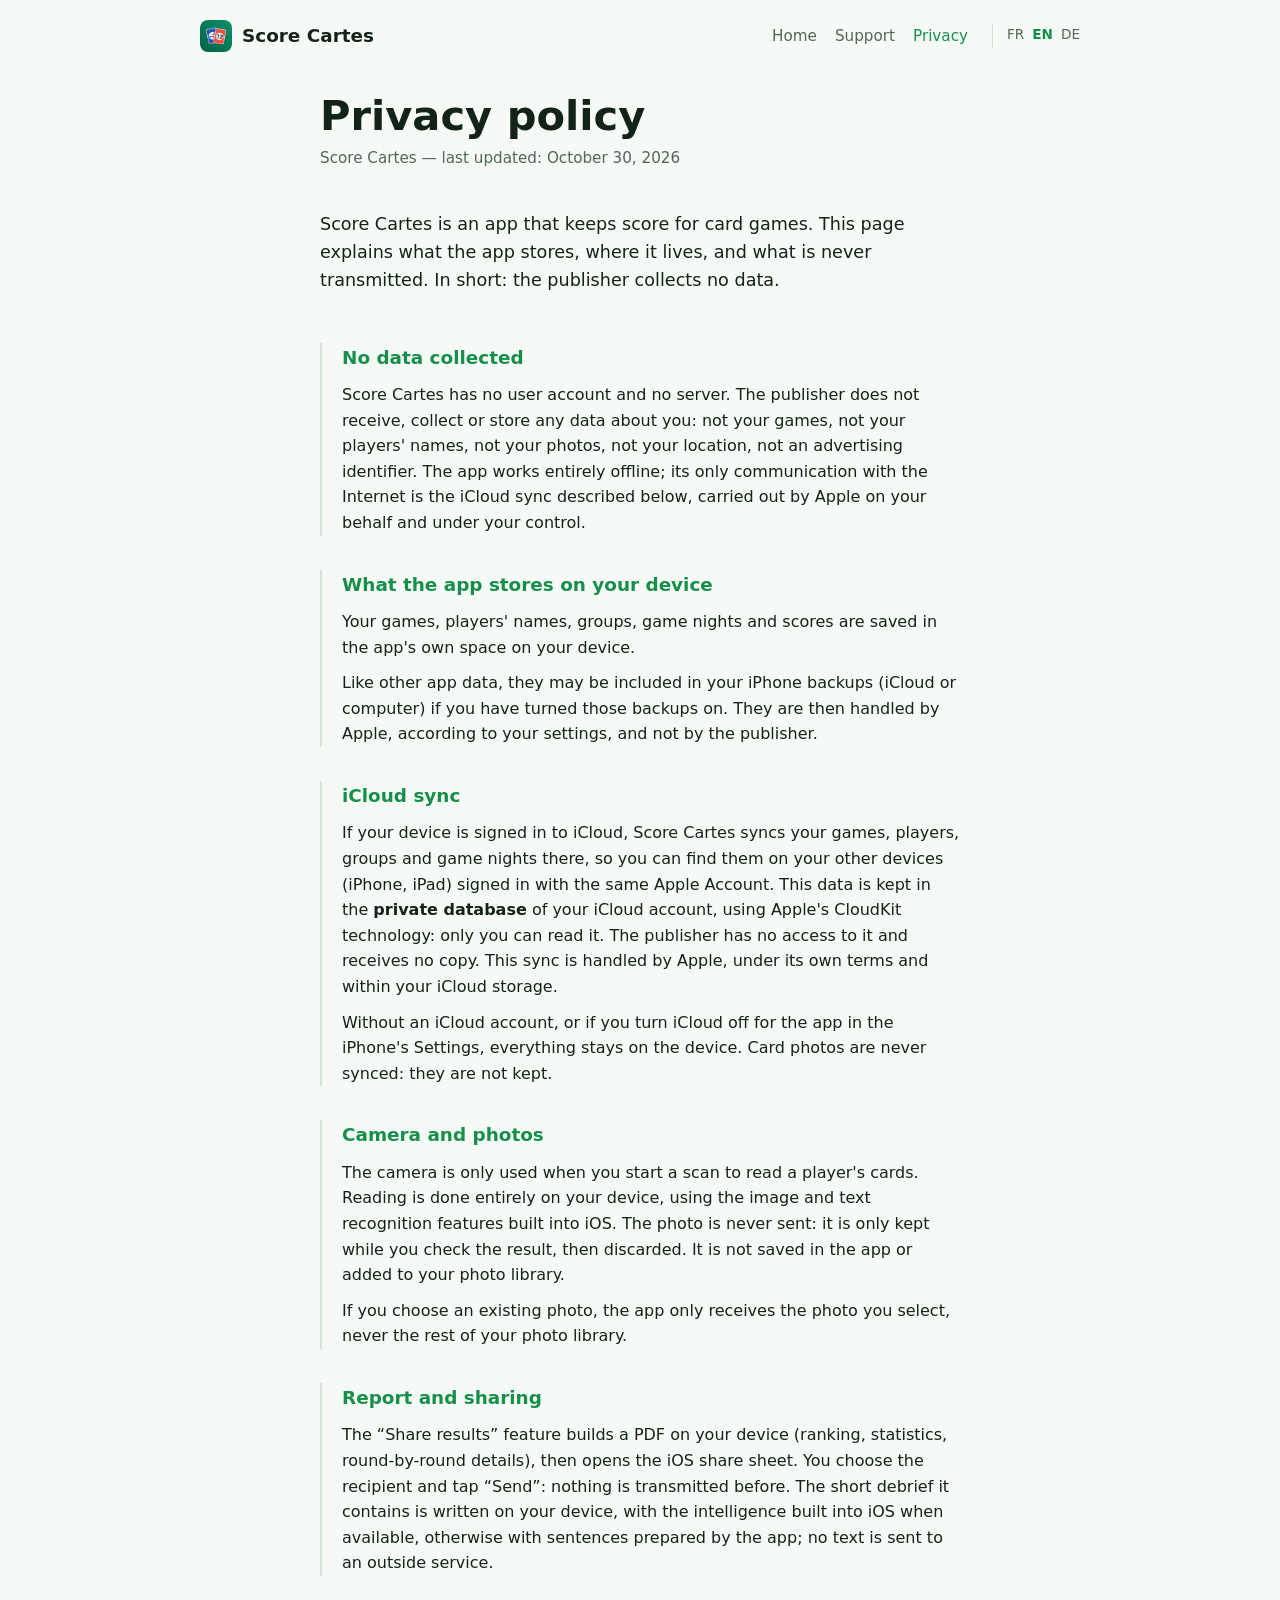
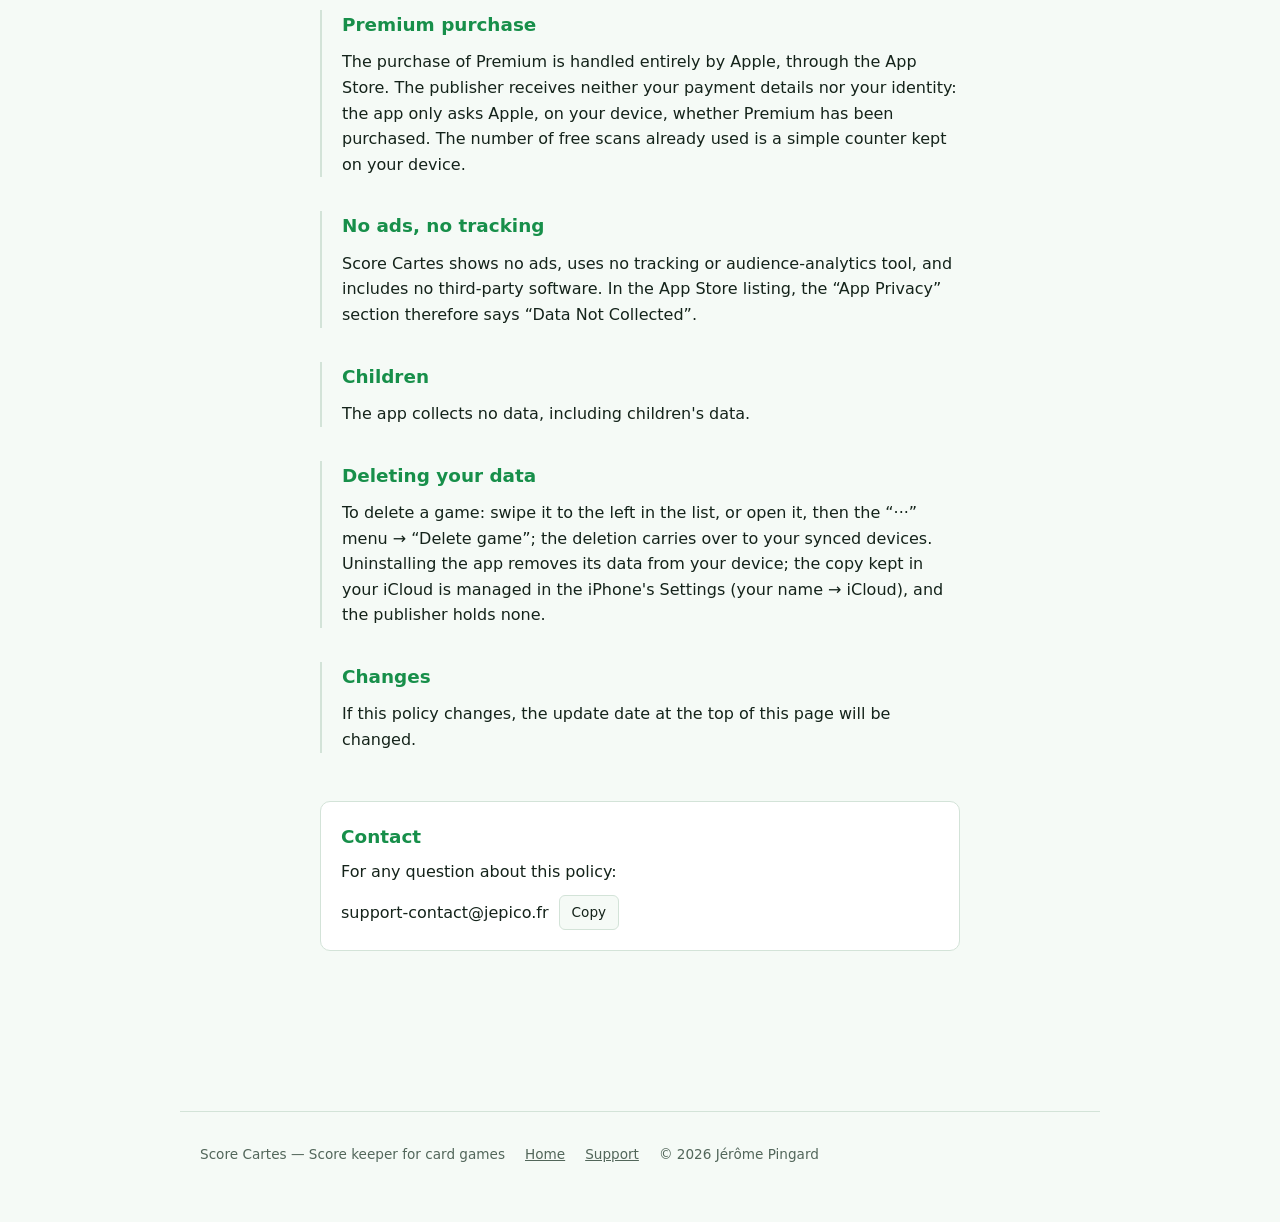
<file: website/confidentialite.html>
<!doctype html>
<html lang="fr">
<head>
<meta charset="utf-8">
<meta name="viewport" content="width=device-width, initial-scale=1">
<title>Confidentialité — Score Cartes</title>
<meta name="description" content="Politique de confidentialité de Score Cartes : aucune donnée collectée par l'éditeur, aucun compte, aucun serveur. Vos parties restent sur vos appareils et dans votre iCloud ; vos photos de cartes ne quittent pas votre iPhone.">
<link rel="alternate" hreflang="fr" href="https://scorecartes.jepico.fr/confidentialite.html">
<link rel="alternate" hreflang="en" href="https://scorecartes.jepico.fr/en/privacy.html">
<link rel="alternate" hreflang="de" href="https://scorecartes.jepico.fr/de/datenschutz.html">
<link rel="alternate" hreflang="x-default" href="https://scorecartes.jepico.fr/confidentialite.html">
<link rel="icon" type="image/png" href="assets/favicon-32.png">
<link rel="apple-touch-icon" href="assets/icon-180.png">
<link rel="stylesheet" href="css/style.css">
<script>
  (function () {
    try {
      var alt = { en: 'en/privacy.html', de: 'de/datenschutz.html' };
      var saved = localStorage.getItem('lang');
      var browser = (navigator.language || 'fr').slice(0, 2);
      var wanted = saved || browser;
      if (alt[wanted]) location.replace(alt[wanted]);
    } catch (e) {}
  })();
</script>
</head>
<body>

<header class="site-header">
  <a class="brand" href="index.html">
    <img src="assets/icon-180.png" alt="">
    <span class="brand-name">Score Cartes</span>
  </a>
  <nav class="site-nav">
    <a href="index.html">Accueil</a>
    <a href="assistance.html">Assistance</a>
    <a href="confidentialite.html" aria-current="page">Confidentialité</a>
    <span class="lang-switch"><a href="confidentialite.html" hreflang="fr" lang="fr" data-lang="fr" aria-current="true">FR</a><a href="en/privacy.html" hreflang="en" lang="en" data-lang="en">EN</a><a href="de/datenschutz.html" hreflang="de" lang="de" data-lang="de">DE</a></span>
  </nav>
</header>

<div class="page">
  <h1>Politique de confidentialité</h1>
  <p class="subtitle">Score Cartes — dernière mise à jour : 30 octobre 2026</p>

  <p class="intro">Score Cartes est une application qui compte les points des parties de cartes. Cette page explique ce que l'application enregistre, où cela vit, et ce qui n'est jamais transmis. En bref : l'éditeur ne collecte aucune donnée.</p>

  <section>
    <h2>Aucune donnée collectée</h2>
    <p>Score Cartes n'a ni compte utilisateur, ni serveur. L'éditeur ne reçoit, ne collecte et ne stocke aucune donnée vous concernant : ni vos parties, ni les noms de vos joueurs, ni vos photos, ni votre position, ni un identifiant publicitaire. L'application fonctionne entièrement hors connexion ; la seule communication avec Internet est la synchronisation iCloud décrite ci-dessous, effectuée par Apple pour votre compte et que vous contrôlez.</p>
  </section>

  <section>
    <h2>Ce que l'application enregistre sur votre appareil</h2>
    <p>Vos parties, les noms des joueurs, les groupes, les soirées et les scores sont enregistrés dans l'espace de l'application, sur votre appareil.</p>
    <p>Comme les autres données d'app, ils peuvent être inclus dans les sauvegardes de votre iPhone (iCloud ou ordinateur) si vous avez activé ces sauvegardes. Elles sont alors gérées par Apple, selon vos réglages, et non par l'éditeur.</p>
  </section>

  <section>
    <h2>Synchronisation iCloud</h2>
    <p>Si votre appareil est connecté à iCloud, Score Cartes y synchronise vos parties, joueurs, groupes et soirées, pour les retrouver sur vos autres appareils (iPhone, iPad) connectés au même compte Apple. Ces données sont conservées dans la <strong>base privée</strong> de votre compte iCloud, grâce à la technologie CloudKit d'Apple : elles sont lisibles par vous seul. L'éditeur n'y a aucun accès et n'en reçoit aucune copie. Cette synchronisation est gérée par Apple, selon ses propres conditions et votre espace de stockage iCloud.</p>
    <p>Sans compte iCloud, ou si vous coupez iCloud pour l'application dans les Réglages de l'iPhone, tout reste sur l'appareil. Les photos de cartes ne sont jamais synchronisées : elles ne sont pas conservées.</p>
  </section>

  <section>
    <h2>Appareil photo et photos</h2>
    <p>L'appareil photo n'est utilisé que lorsque vous lancez un scan pour lire les cartes d'un joueur. La lecture est effectuée entièrement sur votre appareil, grâce aux fonctions de reconnaissance d'image et de texte intégrées à iOS. La photo n'est jamais envoyée : elle n'est conservée que le temps de la vérification, puis abandonnée. Elle n'est pas enregistrée dans l'application ni ajoutée à votre photothèque.</p>
    <p>Si vous choisissez une photo existante, l'application ne reçoit que la photo que vous sélectionnez, jamais le reste de votre photothèque.</p>
  </section>

  <section>
    <h2>Compte rendu et partage</h2>
    <p>La fonction « Partager résultats » fabrique un PDF sur votre appareil (classement, statistiques, détail des manches), puis ouvre la feuille de partage d'iOS. C'est vous qui choisissez le destinataire et qui touchez « Envoyer » : rien n'est transmis avant. Le petit debriefing qu'il contient est rédigé sur votre appareil, avec l'intelligence intégrée à iOS quand elle est disponible, sinon avec des phrases préparées par l'application ; aucun texte n'est envoyé à un service extérieur.</p>
  </section>

  <section>
    <h2>Achat Premium</h2>
    <p>L'achat de la version Premium est traité entièrement par Apple, via l'App Store. L'éditeur ne reçoit ni vos informations de paiement, ni votre identité : l'application demande seulement à Apple, sur votre appareil, si Premium est acquis. Le nombre de scans gratuits déjà utilisés est un simple compteur conservé sur votre appareil.</p>
  </section>

  <section>
    <h2>Pas de publicité, pas de suivi</h2>
    <p>Score Cartes n'affiche aucune publicité, n'utilise aucun outil de suivi ni d'analyse d'audience, et n'intègre aucun logiciel de tiers. Dans la fiche App Store, la rubrique « Confidentialité de l'app » indique donc « Données non collectées ».</p>
  </section>

  <section>
    <h2>Enfants</h2>
    <p>L'application ne collecte aucune donnée, y compris celles des enfants.</p>
  </section>

  <section>
    <h2>Supprimer vos données</h2>
    <p>Pour supprimer une partie : balayez-la vers la gauche dans la liste, ou ouvrez-la puis le menu « ··· » → « Supprimer la partie » ; la suppression est répercutée sur vos appareils synchronisés. Désinstaller l'application supprime ses données de l'appareil ; la copie conservée dans votre iCloud se gère dans les Réglages de l'iPhone (votre nom → iCloud), l'éditeur n'en détenant aucune.</p>
  </section>

  <section>
    <h2>Modifications</h2>
    <p>Si cette politique change, la date de mise à jour en haut de cette page sera modifiée.</p>
  </section>

  <div class="contact">
    <h2>Contact</h2>
    <p>Pour toute question sur cette politique :</p>
    <div class="contact-row">
      <span class="email" id="email">support-contact@jepico.fr</span>
      <button id="copy-btn" type="button">Copier</button>
    </div>
  </div>
</div>

<footer class="site-footer">
  <span>Score Cartes — Compteur de points pour jeux de cartes</span>
  <a href="index.html">Accueil</a>
  <a href="assistance.html">Assistance</a>
  <span>&copy; 2026 Jérôme Pingard</span>
</footer>

<script>
  (function () {
    var btn = document.getElementById('copy-btn');
    var email = document.getElementById('email').textContent;
    btn.addEventListener('click', function () {
      function fallback() {
        var range = document.createRange();
        range.selectNodeContents(document.getElementById('email'));
        var sel = window.getSelection();
        sel.removeAllRanges();
        sel.addRange(range);
      }
      try {
        navigator.clipboard.writeText(email).then(function () {
          btn.textContent = 'Copié';
          setTimeout(function () { btn.textContent = 'Copier'; }, 1500);
        }).catch(fallback);
      } catch (e) {
        fallback();
      }
    });
  })();
</script>

<script>
  (function () {
    var links = document.querySelectorAll('.lang-switch a');
    for (var i = 0; i < links.length; i++) {
      links[i].addEventListener('click', function () {
        try { localStorage.setItem('lang', this.getAttribute('data-lang')); } catch (e) {}
      });
    }
  })();
</script>

</body>
</html>
</file>
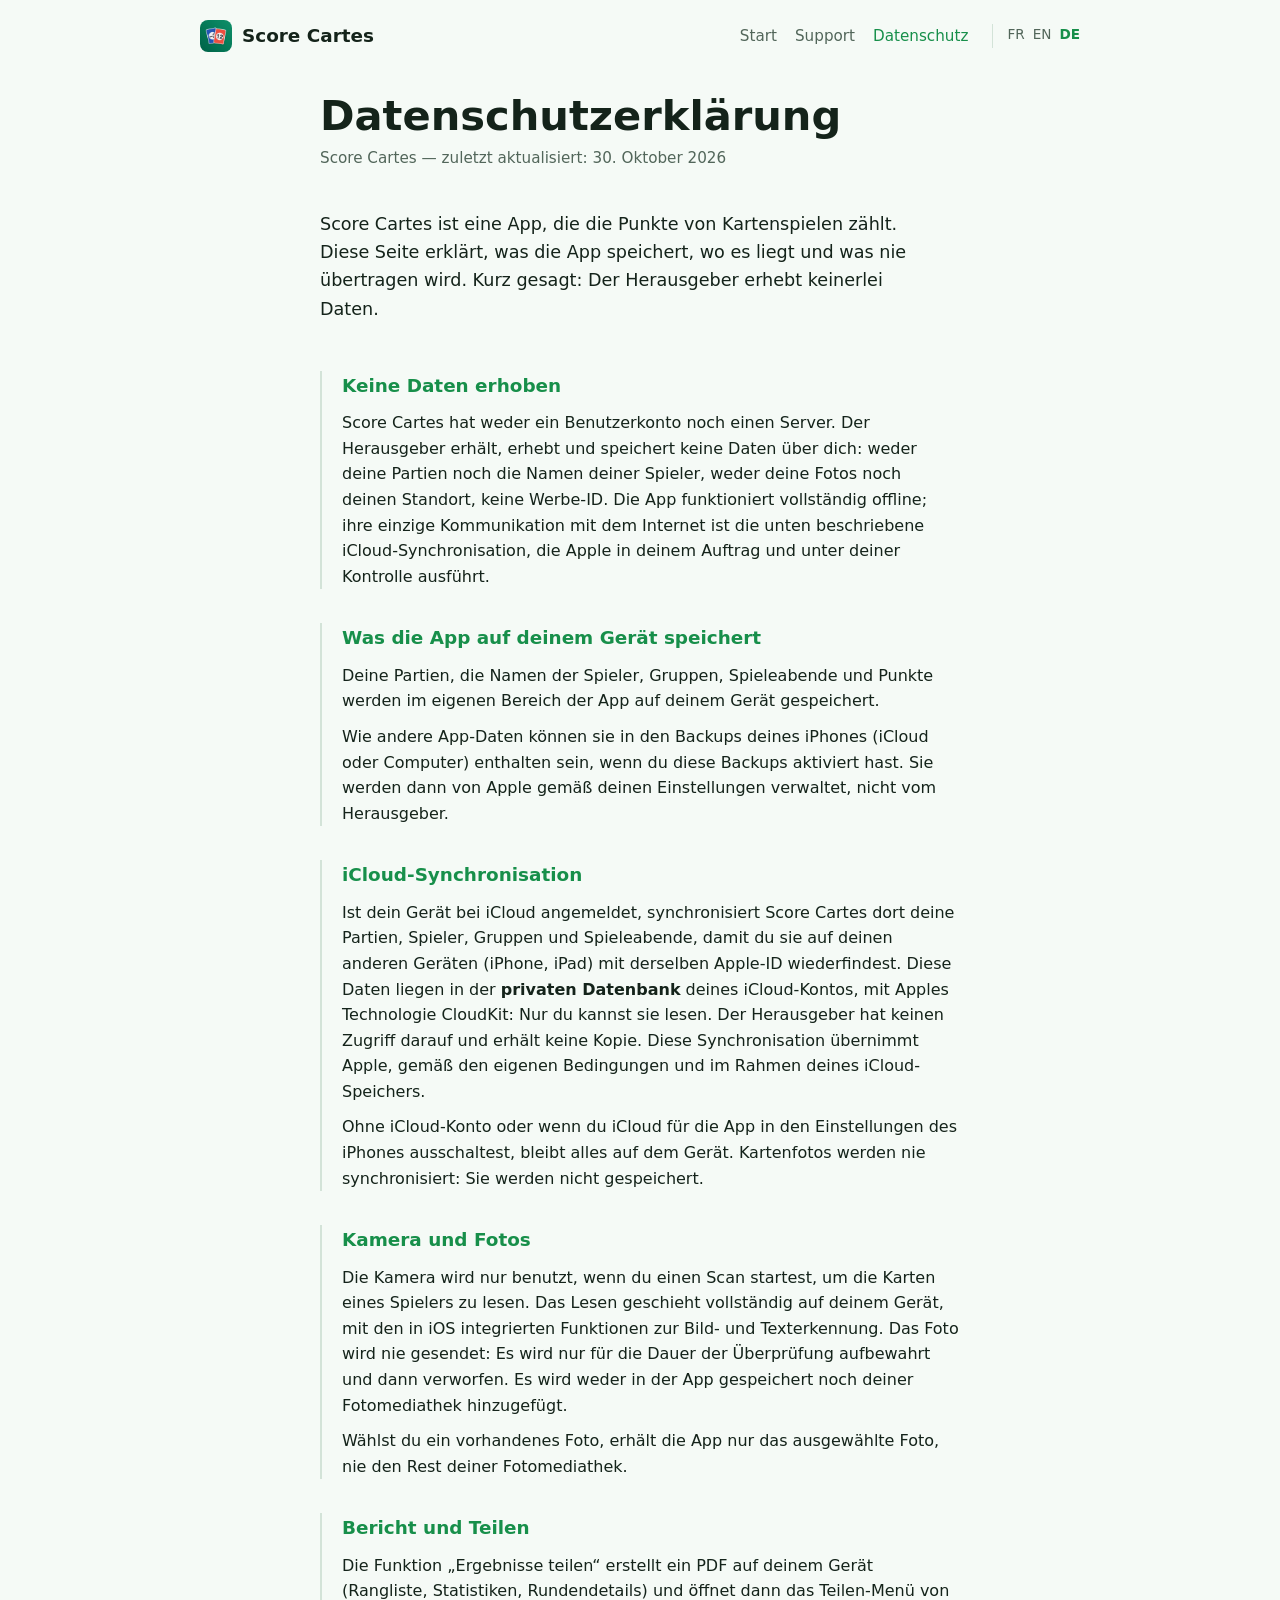
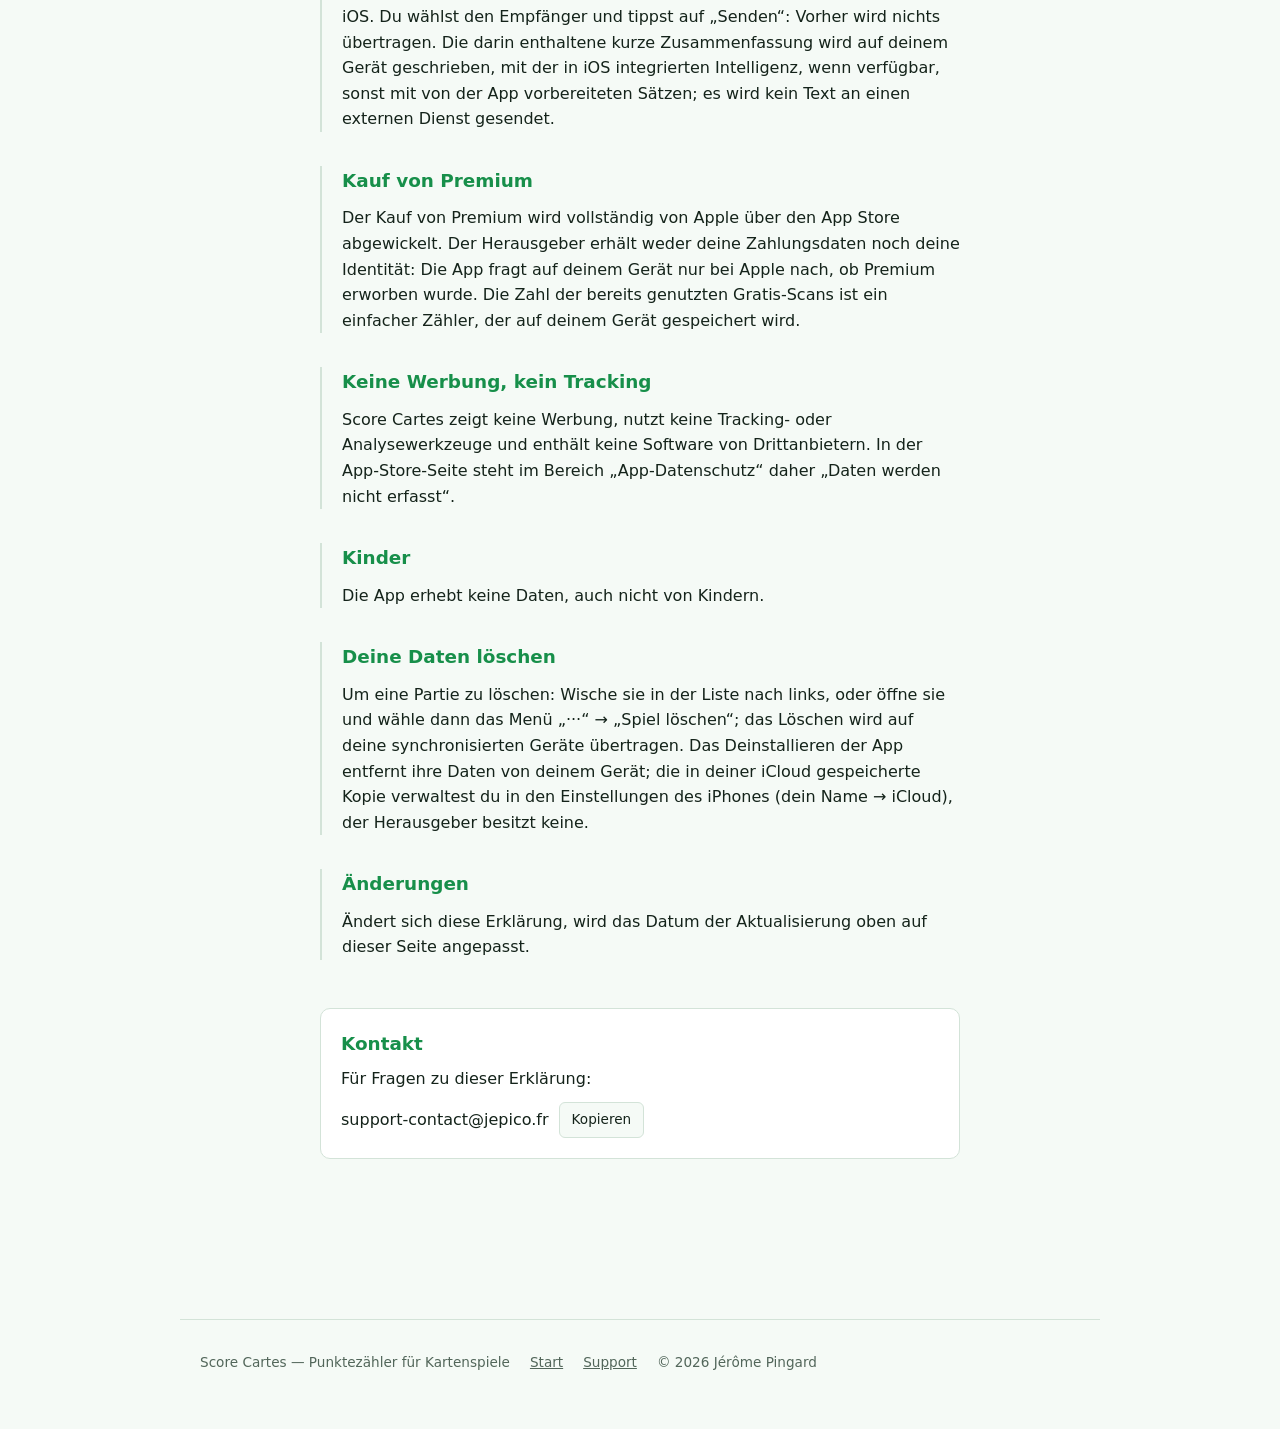
<file: website/de/datenschutz.html>
<!doctype html>
<html lang="de">
<head>
<meta charset="utf-8">
<meta name="viewport" content="width=device-width, initial-scale=1">
<title>Datenschutz — Score Cartes</title>
<meta name="description" content="Datenschutzerklärung von Score Cartes: keine Datenerhebung durch den Herausgeber, kein Konto, kein Server. Deine Partien bleiben auf deinen Geräten und in deiner iCloud; deine Kartenfotos verlassen dein iPhone nie.">
<link rel="alternate" hreflang="fr" href="https://scorecartes.jepico.fr/confidentialite.html">
<link rel="alternate" hreflang="en" href="https://scorecartes.jepico.fr/en/privacy.html">
<link rel="alternate" hreflang="de" href="https://scorecartes.jepico.fr/de/datenschutz.html">
<link rel="alternate" hreflang="x-default" href="https://scorecartes.jepico.fr/confidentialite.html">
<link rel="icon" type="image/png" href="../assets/favicon-32.png">
<link rel="apple-touch-icon" href="../assets/icon-180.png">
<link rel="stylesheet" href="../css/style.css">
</head>
<body>

<header class="site-header">
  <a class="brand" href="index.html">
    <img src="../assets/icon-180.png" alt="">
    <span class="brand-name">Score Cartes</span>
  </a>
  <nav class="site-nav">
    <a href="index.html">Start</a>
    <a href="support.html">Support</a>
    <a href="datenschutz.html" aria-current="page">Datenschutz</a>
    <span class="lang-switch"><a href="../confidentialite.html" hreflang="fr" lang="fr" data-lang="fr">FR</a><a href="../en/privacy.html" hreflang="en" lang="en" data-lang="en">EN</a><a href="datenschutz.html" hreflang="de" lang="de" data-lang="de" aria-current="true">DE</a></span>
  </nav>
</header>

<div class="page">
  <h1>Datenschutzerklärung</h1>
  <p class="subtitle">Score Cartes — zuletzt aktualisiert: 30. Oktober 2026</p>

  <p class="intro">Score Cartes ist eine App, die die Punkte von Kartenspielen zählt. Diese Seite erklärt, was die App speichert, wo es liegt und was nie übertragen wird. Kurz gesagt: Der Herausgeber erhebt keinerlei Daten.</p>

  <section>
    <h2>Keine Daten erhoben</h2>
    <p>Score Cartes hat weder ein Benutzerkonto noch einen Server. Der Herausgeber erhält, erhebt und speichert keine Daten über dich: weder deine Partien noch die Namen deiner Spieler, weder deine Fotos noch deinen Standort, keine Werbe-ID. Die App funktioniert vollständig offline; ihre einzige Kommunikation mit dem Internet ist die unten beschriebene iCloud-Synchronisation, die Apple in deinem Auftrag und unter deiner Kontrolle ausführt.</p>
  </section>

  <section>
    <h2>Was die App auf deinem Gerät speichert</h2>
    <p>Deine Partien, die Namen der Spieler, Gruppen, Spieleabende und Punkte werden im eigenen Bereich der App auf deinem Gerät gespeichert.</p>
    <p>Wie andere App-Daten können sie in den Backups deines iPhones (iCloud oder Computer) enthalten sein, wenn du diese Backups aktiviert hast. Sie werden dann von Apple gemäß deinen Einstellungen verwaltet, nicht vom Herausgeber.</p>
  </section>

  <section>
    <h2>iCloud-Synchronisation</h2>
    <p>Ist dein Gerät bei iCloud angemeldet, synchronisiert Score Cartes dort deine Partien, Spieler, Gruppen und Spieleabende, damit du sie auf deinen anderen Geräten (iPhone, iPad) mit derselben Apple-ID wiederfindest. Diese Daten liegen in der <strong>privaten Datenbank</strong> deines iCloud-Kontos, mit Apples Technologie CloudKit: Nur du kannst sie lesen. Der Herausgeber hat keinen Zugriff darauf und erhält keine Kopie. Diese Synchronisation übernimmt Apple, gemäß den eigenen Bedingungen und im Rahmen deines iCloud-Speichers.</p>
    <p>Ohne iCloud-Konto oder wenn du iCloud für die App in den Einstellungen des iPhones ausschaltest, bleibt alles auf dem Gerät. Kartenfotos werden nie synchronisiert: Sie werden nicht gespeichert.</p>
  </section>

  <section>
    <h2>Kamera und Fotos</h2>
    <p>Die Kamera wird nur benutzt, wenn du einen Scan startest, um die Karten eines Spielers zu lesen. Das Lesen geschieht vollständig auf deinem Gerät, mit den in iOS integrierten Funktionen zur Bild- und Texterkennung. Das Foto wird nie gesendet: Es wird nur für die Dauer der Überprüfung aufbewahrt und dann verworfen. Es wird weder in der App gespeichert noch deiner Fotomediathek hinzugefügt.</p>
    <p>Wählst du ein vorhandenes Foto, erhält die App nur das ausgewählte Foto, nie den Rest deiner Fotomediathek.</p>
  </section>

  <section>
    <h2>Bericht und Teilen</h2>
    <p>Die Funktion „Ergebnisse teilen“ erstellt ein PDF auf deinem Gerät (Rangliste, Statistiken, Rundendetails) und öffnet dann das Teilen-Menü von iOS. Du wählst den Empfänger und tippst auf „Senden“: Vorher wird nichts übertragen. Die darin enthaltene kurze Zusammenfassung wird auf deinem Gerät geschrieben, mit der in iOS integrierten Intelligenz, wenn verfügbar, sonst mit von der App vorbereiteten Sätzen; es wird kein Text an einen externen Dienst gesendet.</p>
  </section>

  <section>
    <h2>Kauf von Premium</h2>
    <p>Der Kauf von Premium wird vollständig von Apple über den App Store abgewickelt. Der Herausgeber erhält weder deine Zahlungsdaten noch deine Identität: Die App fragt auf deinem Gerät nur bei Apple nach, ob Premium erworben wurde. Die Zahl der bereits genutzten Gratis-Scans ist ein einfacher Zähler, der auf deinem Gerät gespeichert wird.</p>
  </section>

  <section>
    <h2>Keine Werbung, kein Tracking</h2>
    <p>Score Cartes zeigt keine Werbung, nutzt keine Tracking- oder Analysewerkzeuge und enthält keine Software von Drittanbietern. In der App-Store-Seite steht im Bereich „App-Datenschutz“ daher „Daten werden nicht erfasst“.</p>
  </section>

  <section>
    <h2>Kinder</h2>
    <p>Die App erhebt keine Daten, auch nicht von Kindern.</p>
  </section>

  <section>
    <h2>Deine Daten löschen</h2>
    <p>Um eine Partie zu löschen: Wische sie in der Liste nach links, oder öffne sie und wähle dann das Menü „···“ → „Spiel löschen“; das Löschen wird auf deine synchronisierten Geräte übertragen. Das Deinstallieren der App entfernt ihre Daten von deinem Gerät; die in deiner iCloud gespeicherte Kopie verwaltest du in den Einstellungen des iPhones (dein Name → iCloud), der Herausgeber besitzt keine.</p>
  </section>

  <section>
    <h2>Änderungen</h2>
    <p>Ändert sich diese Erklärung, wird das Datum der Aktualisierung oben auf dieser Seite angepasst.</p>
  </section>

  <div class="contact">
    <h2>Kontakt</h2>
    <p>Für Fragen zu dieser Erklärung:</p>
    <div class="contact-row">
      <span class="email" id="email">support-contact@jepico.fr</span>
      <button id="copy-btn" type="button">Kopieren</button>
    </div>
  </div>
</div>

<footer class="site-footer">
  <span>Score Cartes — Punktezähler für Kartenspiele</span>
  <a href="index.html">Start</a>
  <a href="support.html">Support</a>
  <span>&copy; 2026 Jérôme Pingard</span>
</footer>

<script>
  (function () {
    var btn = document.getElementById('copy-btn');
    var email = document.getElementById('email').textContent;
    btn.addEventListener('click', function () {
      function fallback() {
        var range = document.createRange();
        range.selectNodeContents(document.getElementById('email'));
        var sel = window.getSelection();
        sel.removeAllRanges();
        sel.addRange(range);
      }
      try {
        navigator.clipboard.writeText(email).then(function () {
          btn.textContent = 'Kopiert';
          setTimeout(function () { btn.textContent = 'Kopieren'; }, 1500);
        }).catch(fallback);
      } catch (e) {
        fallback();
      }
    });
  })();
</script>

<script>
  (function () {
    var links = document.querySelectorAll('.lang-switch a');
    for (var i = 0; i < links.length; i++) {
      links[i].addEventListener('click', function () {
        try { localStorage.setItem('lang', this.getAttribute('data-lang')); } catch (e) {}
      });
    }
  })();
</script>

</body>
</html>
</file>
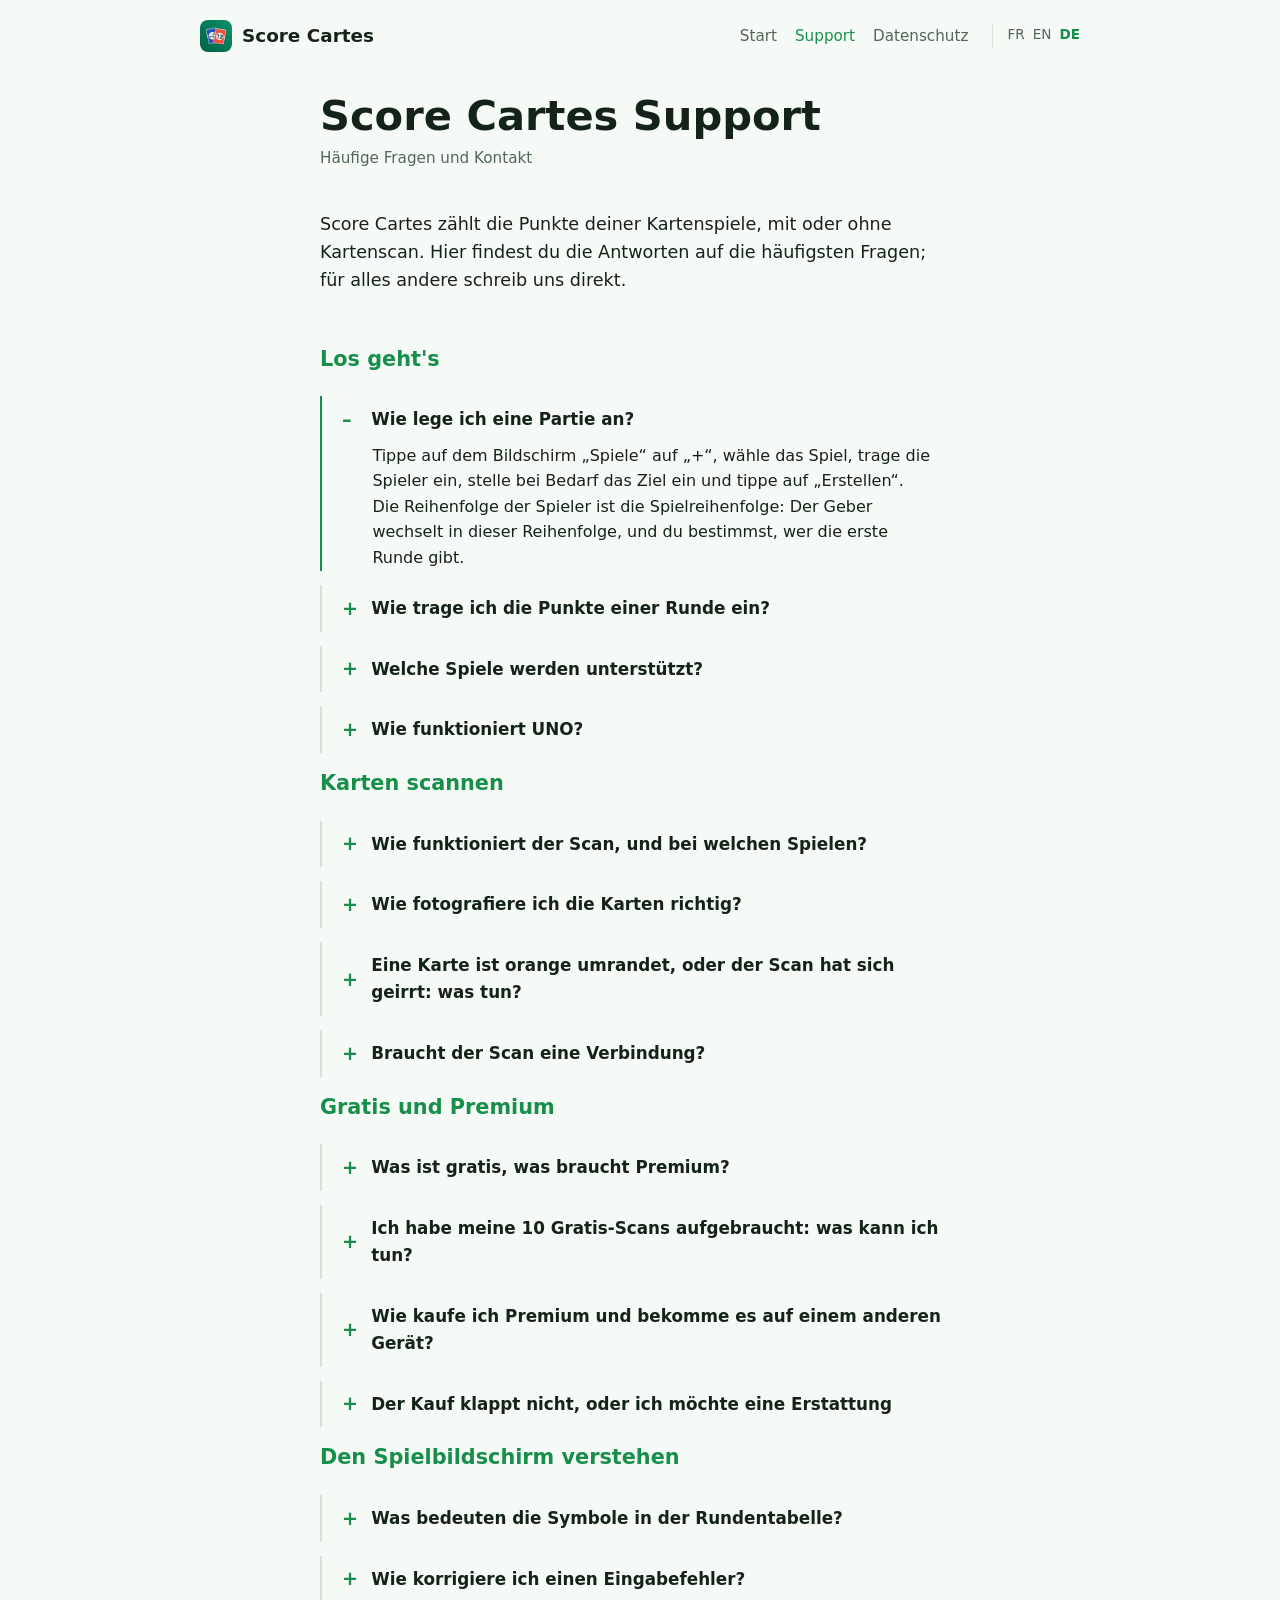
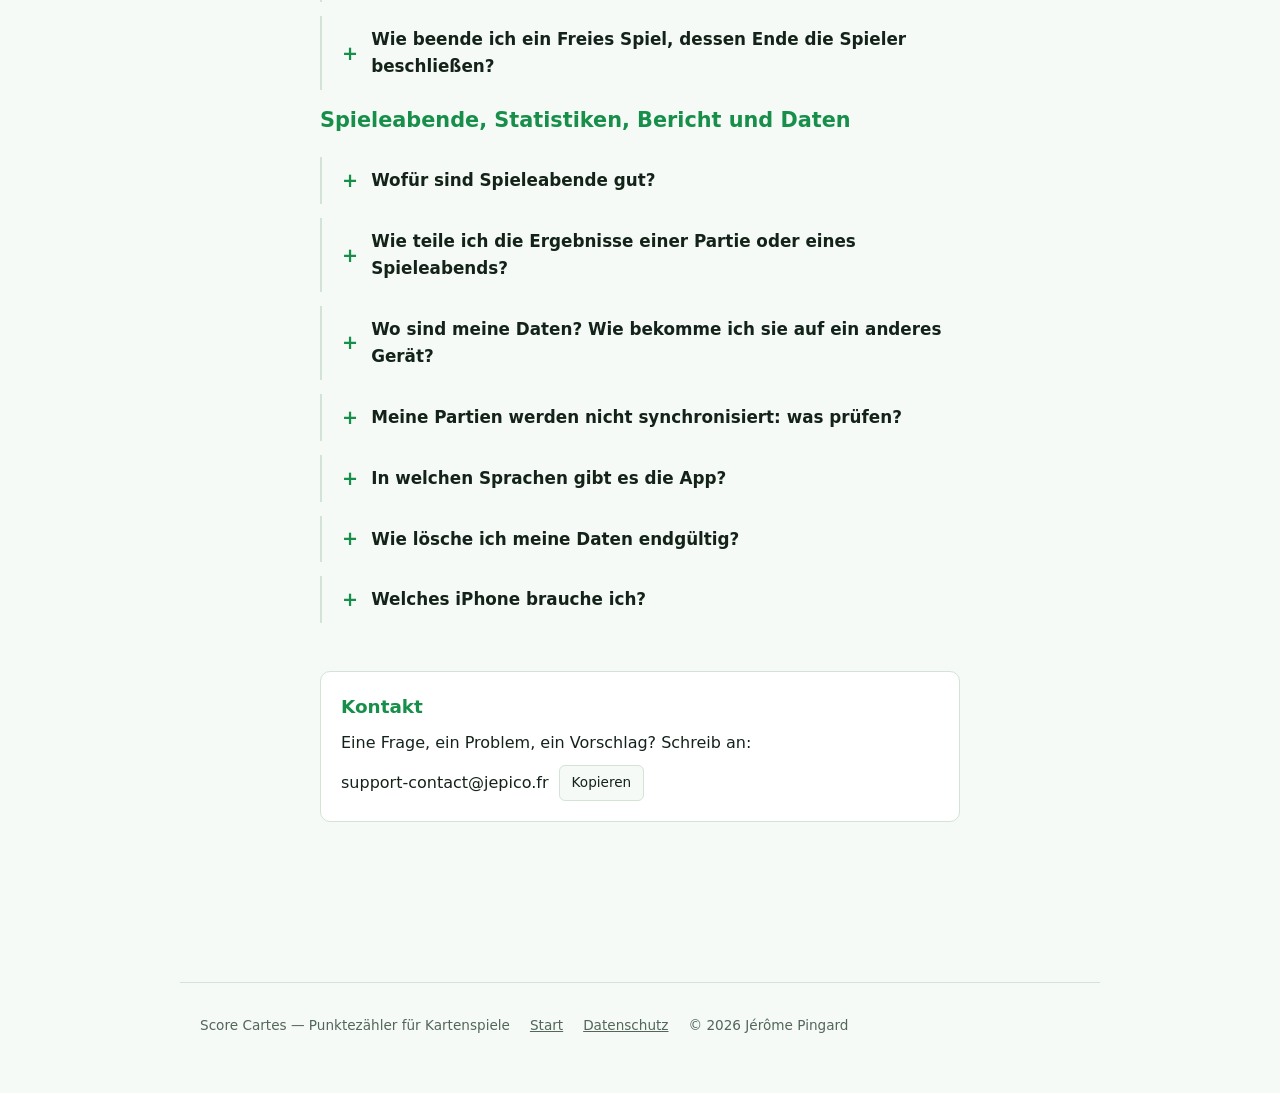
<file: website/de/support.html>
<!doctype html>
<html lang="de">
<head>
<meta charset="utf-8">
<meta name="viewport" content="width=device-width, initial-scale=1">
<title>Support — Score Cartes</title>
<meta name="description" content="Hilfe und häufige Fragen zu Score Cartes: Partie anlegen, Karten scannen, Rundentabelle verstehen, Spieleabende, Daten und Kontakt.">
<link rel="alternate" hreflang="fr" href="https://scorecartes.jepico.fr/assistance.html">
<link rel="alternate" hreflang="en" href="https://scorecartes.jepico.fr/en/support.html">
<link rel="alternate" hreflang="de" href="https://scorecartes.jepico.fr/de/support.html">
<link rel="alternate" hreflang="x-default" href="https://scorecartes.jepico.fr/assistance.html">
<link rel="icon" type="image/png" href="../assets/favicon-32.png">
<link rel="apple-touch-icon" href="../assets/icon-180.png">
<link rel="stylesheet" href="../css/style.css">
</head>
<body>

<header class="site-header">
  <a class="brand" href="index.html">
    <img src="../assets/icon-180.png" alt="">
    <span class="brand-name">Score Cartes</span>
  </a>
  <nav class="site-nav">
    <a href="index.html">Start</a>
    <a href="support.html" aria-current="page">Support</a>
    <a href="datenschutz.html">Datenschutz</a>
    <span class="lang-switch"><a href="../assistance.html" hreflang="fr" lang="fr" data-lang="fr">FR</a><a href="../en/support.html" hreflang="en" lang="en" data-lang="en">EN</a><a href="support.html" hreflang="de" lang="de" data-lang="de" aria-current="true">DE</a></span>
  </nav>
</header>

<div class="page">
  <h1>Score Cartes Support</h1>
  <p class="subtitle">Häufige Fragen und Kontakt</p>

  <p class="intro">Score Cartes zählt die Punkte deiner Kartenspiele, mit oder ohne Kartenscan. Hier findest du die Antworten auf die häufigsten Fragen; für alles andere schreib uns direkt.</p>

  <h2 class="section-title">Los geht's</h2>

  <details open>
    <summary>Wie lege ich eine Partie an?</summary>
    <p>Tippe auf dem Bildschirm „Spiele“ auf „+“, wähle das Spiel, trage die Spieler ein, stelle bei Bedarf das Ziel ein und tippe auf „Erstellen“. Die Reihenfolge der Spieler ist die Spielreihenfolge: Der Geber wechselt in dieser Reihenfolge, und du bestimmst, wer die erste Runde gibt.</p>
  </details>

  <details>
    <summary>Wie trage ich die Punkte einer Runde ein?</summary>
    <p>Tippe in der Partie auf „Neue Runde“: Gib die Punkte jedes Spielers über die Tastatur ein. Bei SkyJo setzt oder entfernt die Taste „±“ über der Tastatur das Minuszeichen. Tippe dann auf „Speichern“. Ist das Ziel erreicht, endet die Partie und der Sieger wird angezeigt.</p>
  </details>

  <details>
    <summary>Welche Spiele werden unterstützt?</summary>
    <p>SkyJo, 6 nimmt! (Six qui prend), Flip 7, Papayoo, UNO und Belote haben ihre Regeln eingebaut (Ziel, Reihenfolge der Wertung, Verdopplung, Belote, Capot …). Das „Freie Spiel“ zählt die Punkte jedes anderen Spiels: Du gibst ihm einen Namen, wählst, ob die niedrigste oder die höchste Punktzahl gewinnt, und ob die Partie bei einem Punktziel, nach einer festen Zahl von Runden oder auf Beschluss der Spieler endet.</p>
  </details>

  <details>
    <summary>Wie funktioniert UNO?</summary>
    <p>Wer als Erster keine Karten mehr hat, gewinnt die Runde und bekommt die Punkte der Karten, die in den Händen der anderen geblieben sind: Zahlen zählen ihren Wert, Aussetzen, Richtungswechsel und „+2“ zählen 20, Joker und „+4“ zählen 50. Wähle den Gewinner und gib dann die Summe der übrigen Karten ein: per Scan, mit dem Rechner, über die Tastatur oder Spieler für Spieler. Die Partie endet bei 500 Punkten, beim Erstellen einstellbar.</p>
  </details>

  <h2 class="section-title">Karten scannen</h2>

  <details>
    <summary>Wie funktioniert der Scan, und bei welchen Spielen?</summary>
    <p>Der Scan ist bei SkyJo, 6 nimmt!, Flip 7 und UNO verfügbar; 10 Scans sind gratis, danach brauchst du Premium. Tippe in „Neue Runde“ neben einem Spieler auf das Kamerasymbol und fotografiere seine Karten: Die Werte werden gelesen, die Punkte berechnet, und du kannst während der Analyse die anderen Spieler weiter eintragen. Bei UNO genügt ein einziges Foto: das aller übrigen Karten der anderen Spieler, denn nur der Gewinner der Runde bekommt Punkte. Mit der Taste „Berechnen“ in der Partie kannst du auch eine Punktzahl zählen, ohne sie zu speichern.</p>
  </details>

  <details>
    <summary>Wie fotografiere ich die Karten richtig?</summary>
    <p>Gutes Licht, keine Spiegelungen auf den Karten; alle Karten mit der Vorderseite nach oben, gut getrennt und ohne andere Karte im Bild; das Telefon flach darüber, alle Karten im Bild. Bei 6 nimmt! müssen die Nummern sichtbar sein; bei Flip 7 legst du auch die Bonus- und Aktionskarten hin; bei UNO legst du alle übrigen Karten der anderen Spieler zusammen auf einen einfarbigen Tisch.</p>
  </details>

  <details>
    <summary>Eine Karte ist orange umrandet, oder der Scan hat sich geirrt: was tun?</summary>
    <p>Eine orange Karte ist ein unsicheres Ergebnis: Tippe darauf, um ihren Wert zu bestätigen oder zu korrigieren; die Punkte werden sofort neu berechnet. Du kannst auch eine vergessene Karte hinzufügen oder eine überzählige entfernen. Bei SkyJo besteht das Raster aus Spalten zu je 3 Karten (12, 9, 6, 3): Ist die Zahl der gelesenen Karten kein Vielfaches von 3, weist dich die App darauf hin, denn eine Karte wurde vielleicht übersehen oder doppelt gezählt.</p>
  </details>

  <details>
    <summary>Braucht der Scan eine Verbindung?</summary>
    <p>Nein. Das Lesen geschieht vollständig auf deinem iPhone, ohne Verbindung, und die Fotos werden weder gesendet noch gespeichert. Details in der <a href="datenschutz.html">Datenschutzerklärung</a>.</p>
  </details>

  <h2 class="section-title">Gratis und Premium</h2>

  <details>
    <summary>Was ist gratis, was braucht Premium?</summary>
    <p><strong>Gratis:</strong> alle Spiele, Eingabe von Hand, Rangliste, Verlauf, Spieleabende, iCloud-Synchronisation, 10 Gratis-Scans und eine Zusammenfassung der Ergebnisse zum Teilen. <strong>Premium</strong>, als einmaliger Kauf ohne Abo: unbegrenzt scannen, Statistiken, die Taste „Berechnen“ während der Partie und der vollständige Bericht zum Teilen (Statistiken, Rundendetails, Zusammenfassung).</p>
  </details>

  <details>
    <summary>Ich habe meine 10 Gratis-Scans aufgebraucht: was kann ich tun?</summary>
    <p>Die Eingabe von Hand bleibt bei allen Spielen möglich: Nur der Fotoscan braucht Premium. Die Zahl der verbleibenden Scans steht unter Einstellungen → Premium.</p>
  </details>

  <details>
    <summary>Wie kaufe ich Premium und bekomme es auf einem anderen Gerät?</summary>
    <p>Tippe in den Einstellungen auf „Premium holen“ oder bei einer gesperrten Funktion auf „Premium entdecken“. Der Kauf ist einmalig und gilt auch auf deinen anderen Geräten mit derselben Apple-ID. Tippe bei Bedarf auf dem Premium-Bildschirm auf „Käufe wiederherstellen“, zum Beispiel nach einer Neuinstallation.</p>
  </details>

  <details>
    <summary>Der Kauf klappt nicht, oder ich möchte eine Erstattung</summary>
    <p>Prüfe, ob du im App Store angemeldet bist und ob Käufe in den Einstellungen des iPhones nicht eingeschränkt sind (Bildschirmzeit). Zahlungen und Erstattungen übernimmt Apple: Beantrage eine Erstattung unter reportaproblem.apple.com. Bei Problemen schreib uns an die Kontaktadresse unten.</p>
  </details>

  <h2 class="section-title">Den Spielbildschirm verstehen</h2>

  <details>
    <summary>Was bedeuten die Symbole in der Rundentabelle?</summary>
    <p><strong>#</strong> ist die Rundennummer. Der <strong>Würfel</strong> neben einem Namen zeigt den Geber der letzten Runde. Bei SkyJo markiert das <strong>Schloss</strong> den Spieler, der die Runde beendet hat, und „<strong>×2</strong>“ eine verdoppelte Punktzahl: Wer beendet, ohne strikt die niedrigste Punktzahl zu haben, bekommt seine Punkte verdoppelt. Unter der Summe zeigt der <strong>Pokal</strong> die Zahl der gewonnenen Runden und <strong>Ø</strong> den Durchschnitt pro Runde.</p>
  </details>

  <details>
    <summary>Wie korrigiere ich einen Eingabefehler?</summary>
    <p>In der Partie bietet das Menü „···“ „Letzte Runde rückgängig machen“: Ihre Punkte werden gelöscht und, falls die Partie beendet war, wird sie wieder geöffnet. Aus diesem Menü kannst du auch die ganze Partie löschen.</p>
  </details>

  <details>
    <summary>Wie beende ich ein Freies Spiel, dessen Ende die Spieler beschließen?</summary>
    <p>Tippe in der unteren Leiste auf „Spiel beenden“ und bestätige: Die aktuelle Rangliste wird zum Endergebnis. Falls es zu früh war, bietet das Menü „···“ „Spiel wieder öffnen“.</p>
  </details>

  <h2 class="section-title">Spieleabende, Statistiken, Bericht und Daten</h2>

  <details>
    <summary>Wofür sind Spieleabende gut?</summary>
    <p>Ein Spieleabend fasst mehrere Partien zusammen (zum Beispiel ein Spieleabend oder ein Turnier). Wähle ihn beim Anlegen einer Partie aus oder erstelle ihn, und filtere dann die Spieleliste und die Statistiken danach. Der Name des Spieleabends erscheint bei jeder Partie, die dazugehört.</p>
  </details>

  <details>
    <summary>Wie teile ich die Ergebnisse einer Partie oder eines Spieleabends?</summary>
    <p>Tippe auf „Ergebnisse teilen“ in der Partie, in der Spieleliste (nachdem du die gewünschten Partien ausgewählt hast) oder in einem Spieleabend: Die App bereitet ein PDF vor und öffnet dann das Teilen-Menü von iOS (Nachrichten, WhatsApp, Mail …). Gratis enthält das PDF die Rangliste und die Ergebnisse, mit einem Link zur Website der App. Mit Premium ist der Bericht vollständig: Statistiken, Rundendetails und, ab zwei beendeten Partien, eine kurze Zusammenfassung, die mit der im iPhone integrierten Intelligenz geschrieben wird, wenn verfügbar, sonst mit vorbereiteten Sätzen. Nichts wird gesendet, bevor du den Empfänger wählst.</p>
  </details>

  <details>
    <summary>Wo sind meine Daten? Wie bekomme ich sie auf ein anderes Gerät?</summary>
    <p>Deine Partien werden auf deinem Gerät gespeichert und über deine iCloud synchronisiert, in einem privaten Bereich, auf den nur deine Apple-ID Zugriff hat: Score Cartes hat weder Konto noch Server. Um sie auf einem anderen iPhone oder iPad zu bekommen, melde es mit demselben iCloud-Konto an; deine Partien erscheinen nach einigen Augenblicken. Ohne iCloud-Konto bleibt alles auf dem Gerät: Denke dann an die Backups von Apple oder an die direkte Übertragung von iPhone zu iPhone.</p>
  </details>

  <details>
    <summary>Meine Partien werden nicht synchronisiert: was prüfen?</summary>
    <p>Prüfe, ob du in den Einstellungen des iPhones bei iCloud angemeldet bist (Einstellungen → iCloud in der App zeigt, ob ein Konto erkannt wird), ob die Internetverbindung besteht und ob beide Geräte dasselbe iCloud-Konto nutzen. Die Synchronisation kann einige Augenblicke dauern.</p>
  </details>

  <details>
    <summary>In welchen Sprachen gibt es die App?</summary>
    <p>Auf Französisch, Englisch und Deutsch. Sie folgt der Sprache des Geräts, oder du wählst sie unter Einstellungen → Sprache.</p>
  </details>

  <details>
    <summary>Wie lösche ich meine Daten endgültig?</summary>
    <p>Wische in der Liste eine Partie nach links, um sie zu löschen; das Löschen wird auf deine synchronisierten Geräte übertragen. Das Deinstallieren der App entfernt ihre Daten vom Gerät, aber nicht die in deiner iCloud gespeicherte Kopie (iPhone-Einstellungen → dein Name → iCloud). Der Herausgeber besitzt keine Kopie.</p>
  </details>

  <details>
    <summary>Welches iPhone brauche ich?</summary>
    <p>Score Cartes läuft auf dem iPhone mit iOS 17 oder neuer. Die mit der integrierten Intelligenz geschriebene Zusammenfassung braucht ein kompatibles Gerät; andere Geräte erhalten eine Zusammenfassung aus vorbereiteten Sätzen.</p>
  </details>

  <div class="contact">
    <h2>Kontakt</h2>
    <p>Eine Frage, ein Problem, ein Vorschlag? Schreib an:</p>
    <div class="contact-row">
      <span class="email" id="email">support-contact@jepico.fr</span>
      <button id="copy-btn" type="button">Kopieren</button>
    </div>
  </div>
</div>

<footer class="site-footer">
  <span>Score Cartes — Punktezähler für Kartenspiele</span>
  <a href="index.html">Start</a>
  <a href="datenschutz.html">Datenschutz</a>
  <span>&copy; 2026 Jérôme Pingard</span>
</footer>

<script>
  (function () {
    var btn = document.getElementById('copy-btn');
    var email = document.getElementById('email').textContent;
    btn.addEventListener('click', function () {
      function fallback() {
        var range = document.createRange();
        range.selectNodeContents(document.getElementById('email'));
        var sel = window.getSelection();
        sel.removeAllRanges();
        sel.addRange(range);
      }
      try {
        navigator.clipboard.writeText(email).then(function () {
          btn.textContent = 'Kopiert';
          setTimeout(function () { btn.textContent = 'Kopieren'; }, 1500);
        }).catch(fallback);
      } catch (e) {
        fallback();
      }
    });
  })();
</script>

<script>
  (function () {
    var links = document.querySelectorAll('.lang-switch a');
    for (var i = 0; i < links.length; i++) {
      links[i].addEventListener('click', function () {
        try { localStorage.setItem('lang', this.getAttribute('data-lang')); } catch (e) {}
      });
    }
  })();
</script>

</body>
</html>
</file>
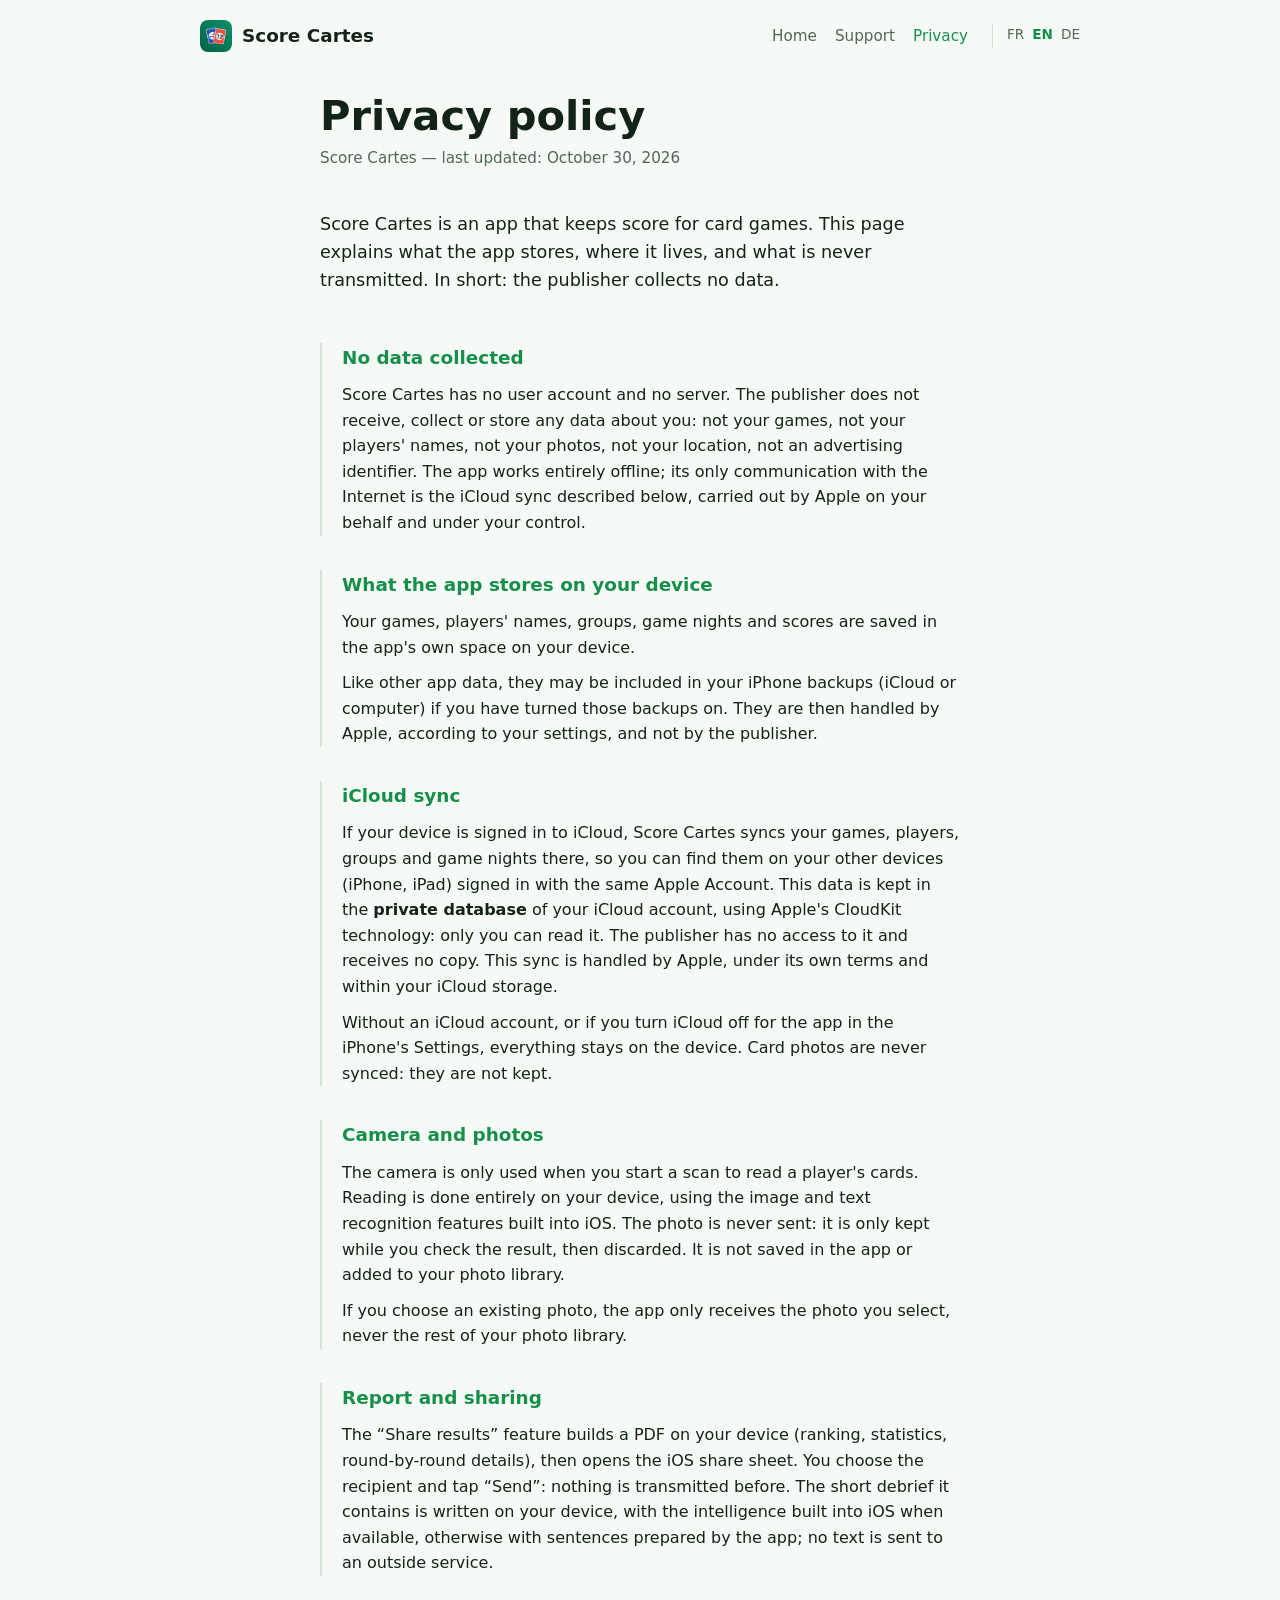
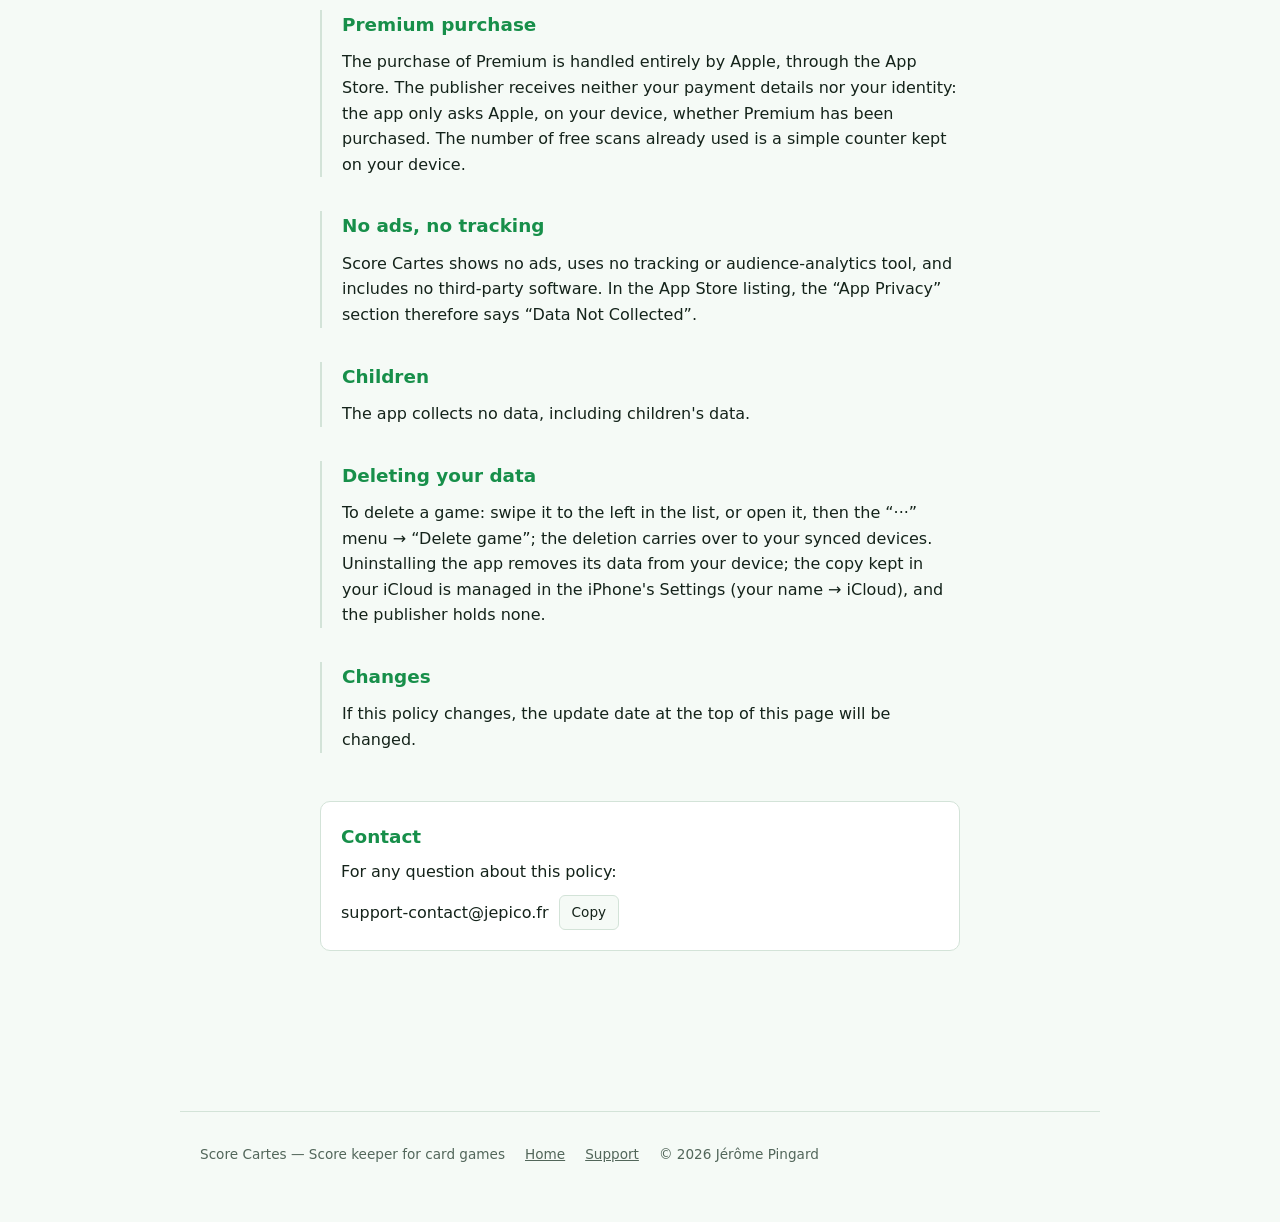
<file: website/en/privacy.html>
<!doctype html>
<html lang="en">
<head>
<meta charset="utf-8">
<meta name="viewport" content="width=device-width, initial-scale=1">
<title>Privacy — Score Cartes</title>
<meta name="description" content="Score Cartes privacy policy: no data collected by the publisher, no account, no server. Your games stay on your devices and in your iCloud; your card photos never leave your iPhone.">
<link rel="alternate" hreflang="fr" href="https://scorecartes.jepico.fr/confidentialite.html">
<link rel="alternate" hreflang="en" href="https://scorecartes.jepico.fr/en/privacy.html">
<link rel="alternate" hreflang="de" href="https://scorecartes.jepico.fr/de/datenschutz.html">
<link rel="alternate" hreflang="x-default" href="https://scorecartes.jepico.fr/confidentialite.html">
<link rel="icon" type="image/png" href="../assets/favicon-32.png">
<link rel="apple-touch-icon" href="../assets/icon-180.png">
<link rel="stylesheet" href="../css/style.css">
</head>
<body>

<header class="site-header">
  <a class="brand" href="index.html">
    <img src="../assets/icon-180.png" alt="">
    <span class="brand-name">Score Cartes</span>
  </a>
  <nav class="site-nav">
    <a href="index.html">Home</a>
    <a href="support.html">Support</a>
    <a href="privacy.html" aria-current="page">Privacy</a>
    <span class="lang-switch"><a href="../confidentialite.html" hreflang="fr" lang="fr" data-lang="fr">FR</a><a href="privacy.html" hreflang="en" lang="en" data-lang="en" aria-current="true">EN</a><a href="../de/datenschutz.html" hreflang="de" lang="de" data-lang="de">DE</a></span>
  </nav>
</header>

<div class="page">
  <h1>Privacy policy</h1>
  <p class="subtitle">Score Cartes — last updated: October 30, 2026</p>

  <p class="intro">Score Cartes is an app that keeps score for card games. This page explains what the app stores, where it lives, and what is never transmitted. In short: the publisher collects no data.</p>

  <section>
    <h2>No data collected</h2>
    <p>Score Cartes has no user account and no server. The publisher does not receive, collect or store any data about you: not your games, not your players' names, not your photos, not your location, not an advertising identifier. The app works entirely offline; its only communication with the Internet is the iCloud sync described below, carried out by Apple on your behalf and under your control.</p>
  </section>

  <section>
    <h2>What the app stores on your device</h2>
    <p>Your games, players' names, groups, game nights and scores are saved in the app's own space on your device.</p>
    <p>Like other app data, they may be included in your iPhone backups (iCloud or computer) if you have turned those backups on. They are then handled by Apple, according to your settings, and not by the publisher.</p>
  </section>

  <section>
    <h2>iCloud sync</h2>
    <p>If your device is signed in to iCloud, Score Cartes syncs your games, players, groups and game nights there, so you can find them on your other devices (iPhone, iPad) signed in with the same Apple Account. This data is kept in the <strong>private database</strong> of your iCloud account, using Apple's CloudKit technology: only you can read it. The publisher has no access to it and receives no copy. This sync is handled by Apple, under its own terms and within your iCloud storage.</p>
    <p>Without an iCloud account, or if you turn iCloud off for the app in the iPhone's Settings, everything stays on the device. Card photos are never synced: they are not kept.</p>
  </section>

  <section>
    <h2>Camera and photos</h2>
    <p>The camera is only used when you start a scan to read a player's cards. Reading is done entirely on your device, using the image and text recognition features built into iOS. The photo is never sent: it is only kept while you check the result, then discarded. It is not saved in the app or added to your photo library.</p>
    <p>If you choose an existing photo, the app only receives the photo you select, never the rest of your photo library.</p>
  </section>

  <section>
    <h2>Report and sharing</h2>
    <p>The “Share results” feature builds a PDF on your device (ranking, statistics, round-by-round details), then opens the iOS share sheet. You choose the recipient and tap “Send”: nothing is transmitted before. The short debrief it contains is written on your device, with the intelligence built into iOS when available, otherwise with sentences prepared by the app; no text is sent to an outside service.</p>
  </section>

  <section>
    <h2>Premium purchase</h2>
    <p>The purchase of Premium is handled entirely by Apple, through the App Store. The publisher receives neither your payment details nor your identity: the app only asks Apple, on your device, whether Premium has been purchased. The number of free scans already used is a simple counter kept on your device.</p>
  </section>

  <section>
    <h2>No ads, no tracking</h2>
    <p>Score Cartes shows no ads, uses no tracking or audience-analytics tool, and includes no third-party software. In the App Store listing, the “App Privacy” section therefore says “Data Not Collected”.</p>
  </section>

  <section>
    <h2>Children</h2>
    <p>The app collects no data, including children's data.</p>
  </section>

  <section>
    <h2>Deleting your data</h2>
    <p>To delete a game: swipe it to the left in the list, or open it, then the “···” menu → “Delete game”; the deletion carries over to your synced devices. Uninstalling the app removes its data from your device; the copy kept in your iCloud is managed in the iPhone's Settings (your name → iCloud), and the publisher holds none.</p>
  </section>

  <section>
    <h2>Changes</h2>
    <p>If this policy changes, the update date at the top of this page will be changed.</p>
  </section>

  <div class="contact">
    <h2>Contact</h2>
    <p>For any question about this policy:</p>
    <div class="contact-row">
      <span class="email" id="email">support-contact@jepico.fr</span>
      <button id="copy-btn" type="button">Copy</button>
    </div>
  </div>
</div>

<footer class="site-footer">
  <span>Score Cartes — Score keeper for card games</span>
  <a href="index.html">Home</a>
  <a href="support.html">Support</a>
  <span>&copy; 2026 Jérôme Pingard</span>
</footer>

<script>
  (function () {
    var btn = document.getElementById('copy-btn');
    var email = document.getElementById('email').textContent;
    btn.addEventListener('click', function () {
      function fallback() {
        var range = document.createRange();
        range.selectNodeContents(document.getElementById('email'));
        var sel = window.getSelection();
        sel.removeAllRanges();
        sel.addRange(range);
      }
      try {
        navigator.clipboard.writeText(email).then(function () {
          btn.textContent = 'Copied';
          setTimeout(function () { btn.textContent = 'Copy'; }, 1500);
        }).catch(fallback);
      } catch (e) {
        fallback();
      }
    });
  })();
</script>

<script>
  (function () {
    var links = document.querySelectorAll('.lang-switch a');
    for (var i = 0; i < links.length; i++) {
      links[i].addEventListener('click', function () {
        try { localStorage.setItem('lang', this.getAttribute('data-lang')); } catch (e) {}
      });
    }
  })();
</script>

</body>
</html>
</file>
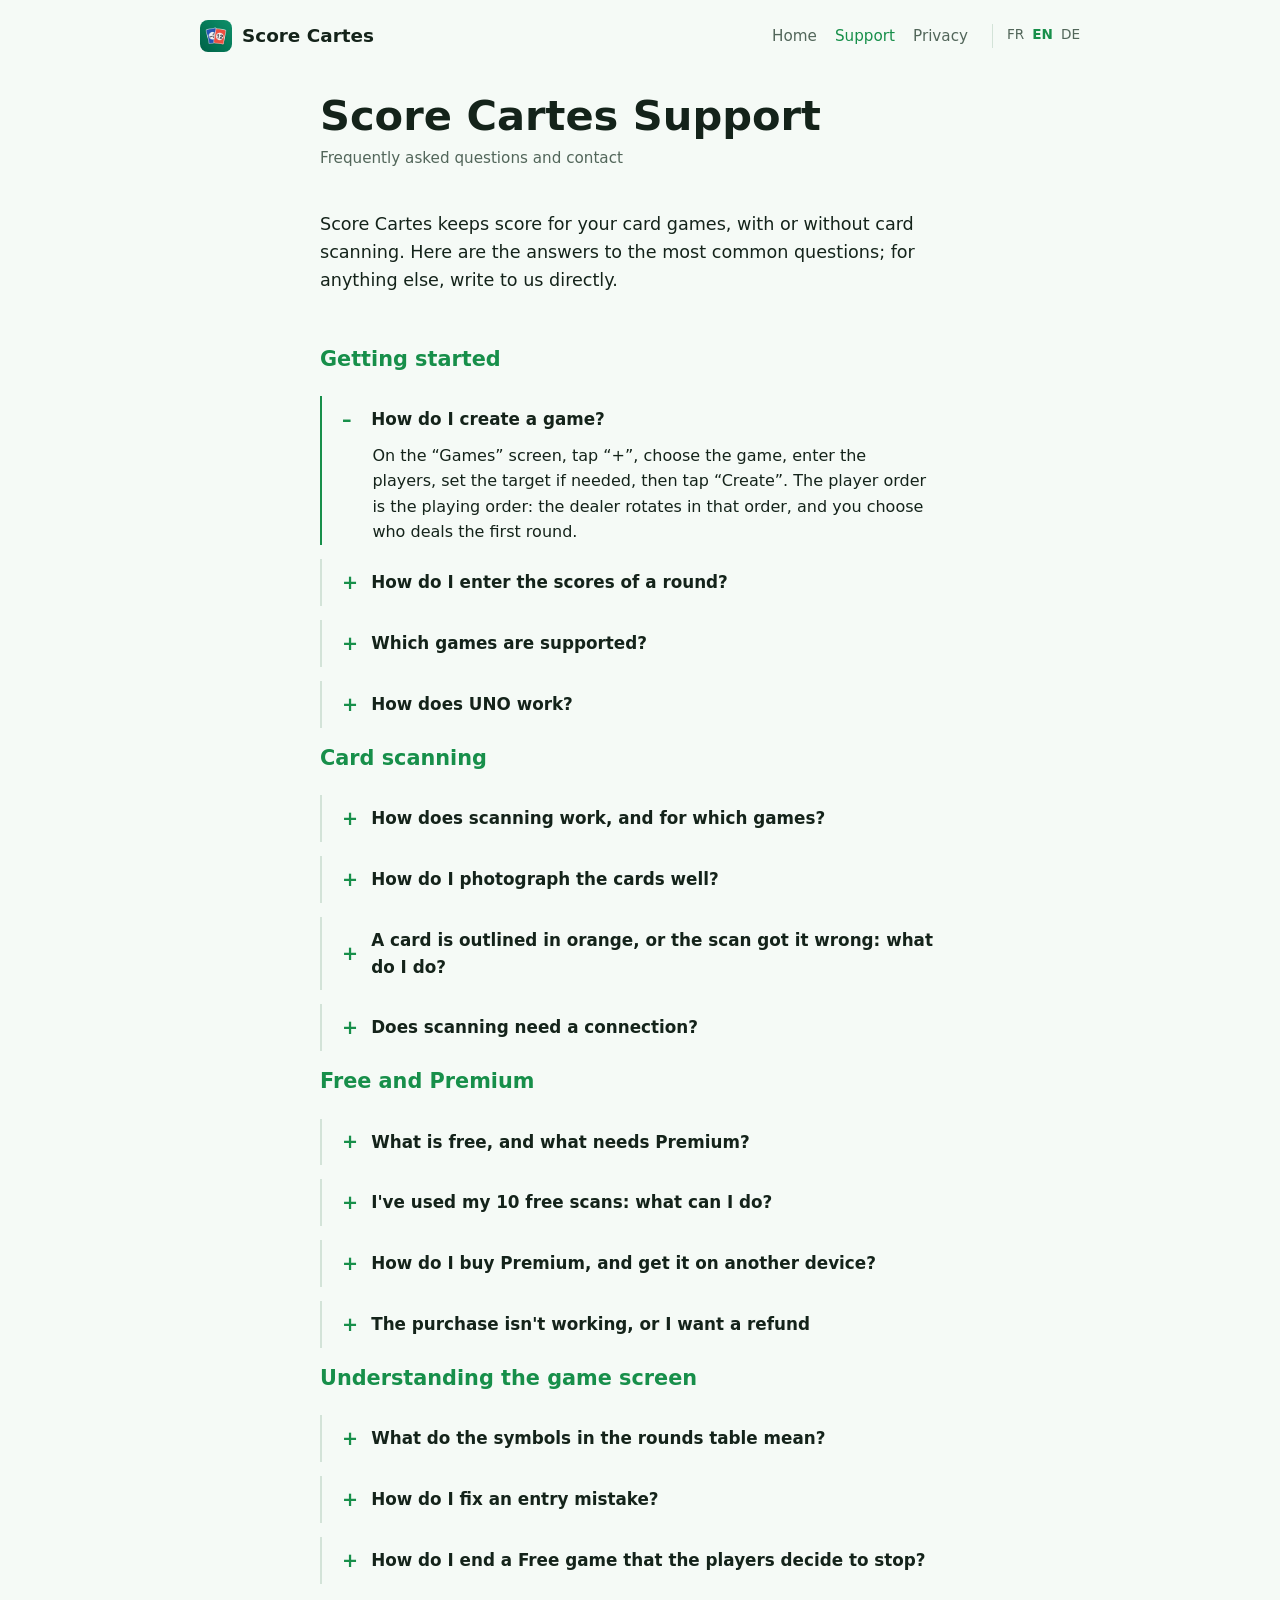
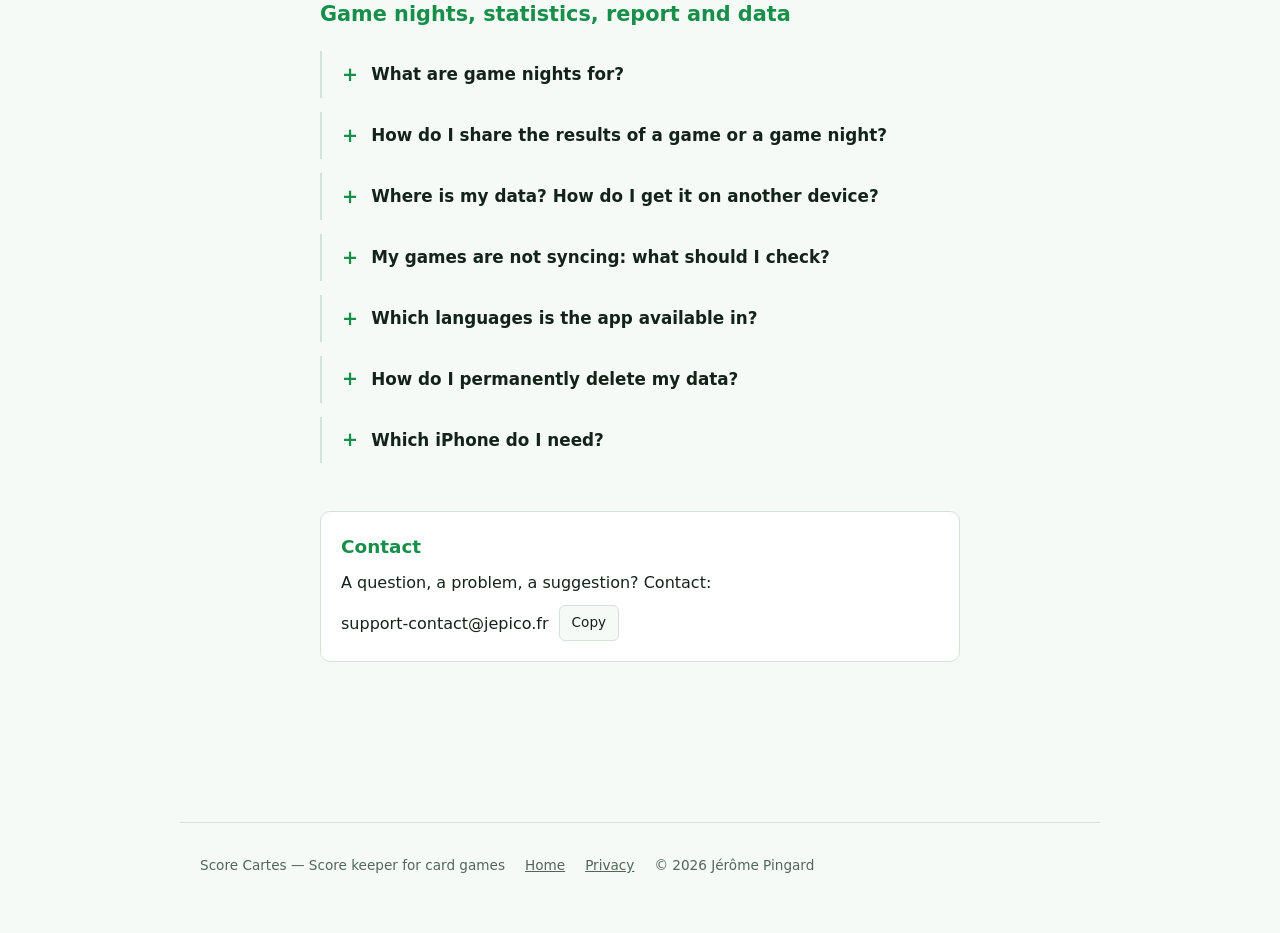
<file: website/en/support.html>
<!doctype html>
<html lang="en">
<head>
<meta charset="utf-8">
<meta name="viewport" content="width=device-width, initial-scale=1">
<title>Support — Score Cartes</title>
<meta name="description" content="Help and frequently asked questions about Score Cartes: creating a game, scanning cards, reading the rounds table, game nights, data, and contact.">
<link rel="alternate" hreflang="fr" href="https://scorecartes.jepico.fr/assistance.html">
<link rel="alternate" hreflang="en" href="https://scorecartes.jepico.fr/en/support.html">
<link rel="alternate" hreflang="de" href="https://scorecartes.jepico.fr/de/support.html">
<link rel="alternate" hreflang="x-default" href="https://scorecartes.jepico.fr/assistance.html">
<link rel="icon" type="image/png" href="../assets/favicon-32.png">
<link rel="apple-touch-icon" href="../assets/icon-180.png">
<link rel="stylesheet" href="../css/style.css">
</head>
<body>

<header class="site-header">
  <a class="brand" href="index.html">
    <img src="../assets/icon-180.png" alt="">
    <span class="brand-name">Score Cartes</span>
  </a>
  <nav class="site-nav">
    <a href="index.html">Home</a>
    <a href="support.html" aria-current="page">Support</a>
    <a href="privacy.html">Privacy</a>
    <span class="lang-switch"><a href="../assistance.html" hreflang="fr" lang="fr" data-lang="fr">FR</a><a href="support.html" hreflang="en" lang="en" data-lang="en" aria-current="true">EN</a><a href="../de/support.html" hreflang="de" lang="de" data-lang="de">DE</a></span>
  </nav>
</header>

<div class="page">
  <h1>Score Cartes Support</h1>
  <p class="subtitle">Frequently asked questions and contact</p>

  <p class="intro">Score Cartes keeps score for your card games, with or without card scanning. Here are the answers to the most common questions; for anything else, write to us directly.</p>

  <h2 class="section-title">Getting started</h2>

  <details open>
    <summary>How do I create a game?</summary>
    <p>On the “Games” screen, tap “+”, choose the game, enter the players, set the target if needed, then tap “Create”. The player order is the playing order: the dealer rotates in that order, and you choose who deals the first round.</p>
  </details>

  <details>
    <summary>How do I enter the scores of a round?</summary>
    <p>In the game, tap “New round”: enter each player's score on the keyboard. In SkyJo, the “±” key above the keyboard adds or removes the minus sign. Then tap “Save”. When the target is reached, the game ends and the winner is shown.</p>
  </details>

  <details>
    <summary>Which games are supported?</summary>
    <p>SkyJo, Take 5! (Six qui prend), Flip 7, Papayoo, UNO and Belote have their rules built in (target, ranking order, doubling, belote, capot…). The “Free game” keeps score for any other game: you name it, choose whether the lowest or the highest score wins, and whether the game ends at a points target, after a set number of rounds, or when the players decide.</p>
  </details>

  <details>
    <summary>How does UNO work?</summary>
    <p>The first player with no cards left wins the round and scores the points of the cards left in the others' hands: each number is worth its value, Skip, Reverse and Draw Two are worth 20, Wild and Wild Draw Four are worth 50. Choose the winner, then give the total of the remaining cards: by scan, with the calculator, on the keyboard, or player by player. The game ends at 500 points, adjustable when you create it.</p>
  </details>

  <h2 class="section-title">Card scanning</h2>

  <details>
    <summary>How does scanning work, and for which games?</summary>
    <p>Scanning is available in SkyJo, Take 5!, Flip 7 and UNO; 10 scans are free, after that you need Premium. In “New round”, tap the camera icon next to a player and photograph their cards: the values are read, the score is worked out, and you can keep entering the other players while the analysis runs. In UNO, a single photo is enough: the one of all the other players' remaining cards, because only the winner of the round scores. The “Calculate” button in the game also counts a score without saving it.</p>
  </details>

  <details>
    <summary>How do I photograph the cards well?</summary>
    <p>Good light, no glare on the cards; all cards face up, well separated and with no other card in the frame; the phone held flat above, with all the cards in the picture. In Take 5!, the numbers must be visible; in Flip 7, lay out the bonus and action cards too; in UNO, lay out all the remaining cards of the other players together, on a plain table.</p>
  </details>

  <details>
    <summary>A card is outlined in orange, or the scan got it wrong: what do I do?</summary>
    <p>An orange card is a doubtful reading: tap it to confirm or correct its value, and the score updates right away. You can also add a forgotten card or remove an extra one. In SkyJo, the grid has columns of 3 cards (12, 9, 6, 3): if the number of cards read is not a multiple of 3, the app tells you, since a card may have been missed or counted twice.</p>
  </details>

  <details>
    <summary>Does scanning need a connection?</summary>
    <p>No. Reading happens entirely on your iPhone, with no connection, and photos are never sent or kept. Details in the <a href="privacy.html">privacy policy</a>.</p>
  </details>

  <h2 class="section-title">Free and Premium</h2>

  <details>
    <summary>What is free, and what needs Premium?</summary>
    <p><strong>Free:</strong> every game, manual entry, ranking, history, game nights, iCloud sync, 10 free card scans and a summary of the results to share. <strong>Premium</strong>, as a one-time purchase with no subscription: unlimited scans, statistics, the “Calculate” button during a game and the full report to share (statistics, round-by-round details, debrief).</p>
  </details>

  <details>
    <summary>I've used my 10 free scans: what can I do?</summary>
    <p>Manual entry is still available in every game: only photo scanning needs Premium. The number of scans left is shown in Settings → Premium.</p>
  </details>

  <details>
    <summary>How do I buy Premium, and get it on another device?</summary>
    <p>Tap “Go Premium” in Settings, or “Discover Premium” on a restricted feature. The purchase is one-time and carries over to your other devices signed in with the same Apple Account. If needed, tap “Restore purchases” on the Premium screen, after a reinstall for example.</p>
  </details>

  <details>
    <summary>The purchase isn't working, or I want a refund</summary>
    <p>Check that you are signed in to the App Store and that purchases are not restricted in the iPhone's Settings (Screen Time). Payments and refunds are handled by Apple: request a refund at reportaproblem.apple.com. If you run into trouble, write to us at the contact address below.</p>
  </details>

  <h2 class="section-title">Understanding the game screen</h2>

  <details>
    <summary>What do the symbols in the rounds table mean?</summary>
    <p><strong>#</strong> is the round number. The <strong>dice</strong> next to a name shows the dealer of the last round. In SkyJo, the <strong>padlock</strong> marks the player who closed the round, and “<strong>×2</strong>” a doubled score: a player who closes without having strictly the lowest score has their score doubled. Under the total, the <strong>trophy</strong> gives the number of rounds won and <strong>Ø</strong> the average per round.</p>
  </details>

  <details>
    <summary>How do I fix an entry mistake?</summary>
    <p>In the game, the “···” menu offers “Undo last round”: its scores are deleted and, if the game was over, it is reopened. You can also delete the whole game from this menu.</p>
  </details>

  <details>
    <summary>How do I end a Free game that the players decide to stop?</summary>
    <p>Tap “End game” in the bottom bar, then confirm: the current ranking becomes the final result. If you did it too early, the “···” menu offers “Reopen game”.</p>
  </details>

  <h2 class="section-title">Game nights, statistics, report and data</h2>

  <details>
    <summary>What are game nights for?</summary>
    <p>A game night groups several games (for example a games evening or a tournament). Choose or create it when you start a game, then filter the game list and the statistics on it. The name of the game night is shown on each game that belongs to it.</p>
  </details>

  <details>
    <summary>How do I share the results of a game or a game night?</summary>
    <p>Tap “Share results” in the game, in the game list (after selecting the games you want) or in a game night: the app prepares a PDF, then opens the iOS share sheet (Messages, WhatsApp, Mail…). For free, the PDF contains the ranking and the results, with a link to the app's website. With Premium, the report is complete: statistics, round-by-round details and, from two finished games, a short debrief written with the intelligence built into the iPhone when available, otherwise with ready-made sentences. Nothing is sent before you choose the recipient.</p>
  </details>

  <details>
    <summary>Where is my data? How do I get it on another device?</summary>
    <p>Your games are saved on your device and synced through your iCloud, in a private space that only your Apple Account can access: Score Cartes has no account and no server. To get them on another iPhone or an iPad, sign it in to the same iCloud account; your games appear after a few moments. Without an iCloud account, everything stays on the device: then think of Apple's backups, or the direct iPhone-to-iPhone transfer.</p>
  </details>

  <details>
    <summary>My games are not syncing: what should I check?</summary>
    <p>Check that you are signed in to iCloud in the iPhone's Settings (Settings → iCloud in the app shows whether an account is detected), that the Internet connection is on, and that both devices use the same iCloud account. Syncing can take a few moments.</p>
  </details>

  <details>
    <summary>Which languages is the app available in?</summary>
    <p>French, English and German. It follows the device language, or you choose it in Settings → Language.</p>
  </details>

  <details>
    <summary>How do I permanently delete my data?</summary>
    <p>Swipe a game to the left in the list to delete it; the deletion carries over to your synced devices. Uninstalling the app removes its data from the device, but not the copy kept in your iCloud (iPhone Settings → your name → iCloud). The publisher holds no copy.</p>
  </details>

  <details>
    <summary>Which iPhone do I need?</summary>
    <p>Score Cartes runs on iPhone, with iOS 17 or later. The debrief written by the built-in intelligence needs a compatible device; other devices get a debrief made of ready-made sentences.</p>
  </details>

  <div class="contact">
    <h2>Contact</h2>
    <p>A question, a problem, a suggestion? Contact:</p>
    <div class="contact-row">
      <span class="email" id="email">support-contact@jepico.fr</span>
      <button id="copy-btn" type="button">Copy</button>
    </div>
  </div>
</div>

<footer class="site-footer">
  <span>Score Cartes — Score keeper for card games</span>
  <a href="index.html">Home</a>
  <a href="privacy.html">Privacy</a>
  <span>&copy; 2026 Jérôme Pingard</span>
</footer>

<script>
  (function () {
    var btn = document.getElementById('copy-btn');
    var email = document.getElementById('email').textContent;
    btn.addEventListener('click', function () {
      function fallback() {
        var range = document.createRange();
        range.selectNodeContents(document.getElementById('email'));
        var sel = window.getSelection();
        sel.removeAllRanges();
        sel.addRange(range);
      }
      try {
        navigator.clipboard.writeText(email).then(function () {
          btn.textContent = 'Copied';
          setTimeout(function () { btn.textContent = 'Copy'; }, 1500);
        }).catch(fallback);
      } catch (e) {
        fallback();
      }
    });
  })();
</script>

<script>
  (function () {
    var links = document.querySelectorAll('.lang-switch a');
    for (var i = 0; i < links.length; i++) {
      links[i].addEventListener('click', function () {
        try { localStorage.setItem('lang', this.getAttribute('data-lang')); } catch (e) {}
      });
    }
  })();
</script>

</body>
</html>
</file>
<file: website/css/style.css>
:root {
  --bg: #f5faf6;
  --fg: #14231a;
  --muted: #52665a;
  --accent: #178f4a;
  --accent-ink: #ffffff;
  --border: #d3e3d8;
  --card: #ffffff;
}
@media (prefers-color-scheme: dark) {
  :root:not([data-theme="light"]) {
    --bg: #0e1a13;
    --fg: #e7f2ea;
    --muted: #9bb3a4;
    --accent: #4ac775;
    --accent-ink: #0e1a13;
    --border: #24392c;
    --card: #14241b;
    color-scheme: dark;
  }
}
:root[data-theme="dark"] {
  --bg: #0e1a13;
  --fg: #e7f2ea;
  --muted: #9bb3a4;
  --accent: #4ac775;
  --accent-ink: #0e1a13;
  --border: #24392c;
  --card: #14241b;
  color-scheme: dark;
}

* { box-sizing: border-box; }
html { scroll-behavior: smooth; }
body {
  margin: 0;
  background: var(--bg);
  color: var(--fg);
  font-family: -apple-system, BlinkMacSystemFont, "Segoe UI", system-ui, sans-serif;
  font-size: 16px;
  line-height: 1.6;
}

a { color: var(--accent); }

/* ---------- shared site header / footer ---------- */
.site-header {
  display: flex;
  align-items: center;
  justify-content: space-between;
  gap: 16px;
  max-width: 920px;
  margin: 0 auto;
  padding: 20px 20px 0;
}
.brand {
  display: flex;
  align-items: center;
  gap: 10px;
  text-decoration: none;
  color: var(--fg);
}
.brand img {
  width: 32px;
  height: 32px;
  border-radius: 8px;
  display: block;
}
.brand-name {
  font-family: -apple-system, BlinkMacSystemFont, "Segoe UI", system-ui, sans-serif;
  font-weight: 600;
  font-size: 1.15rem;
}
.site-nav {
  display: flex;
  gap: 18px;
  font-size: 0.95rem;
}
.site-nav a {
  color: var(--muted);
  text-decoration: none;
}
.site-nav a:hover,
.site-nav a[aria-current="page"] {
  color: var(--accent);
}
.lang-switch {
  display: inline-flex;
  gap: 8px;
  margin-left: 6px;
  padding-left: 14px;
  border-left: 1px solid var(--border);
  font-size: 0.85rem;
}
.lang-switch a[aria-current="true"] {
  color: var(--accent);
  font-weight: 600;
}
@media (max-width: 480px) {
  .site-header { flex-wrap: wrap; row-gap: 10px; }
  .site-nav { gap: 12px; font-size: 0.88rem; }
}

.site-footer {
  max-width: 920px;
  margin: 0 auto;
  padding: 32px 20px 56px;
  display: flex;
  flex-wrap: wrap;
  gap: 8px 20px;
  color: var(--muted);
  font-size: 0.85rem;
  border-top: 1px solid var(--border);
  margin-top: 40px;
}
.site-footer a { color: var(--muted); }
.site-footer a:hover { color: var(--accent); }

/* ---------- document pages (assistance / confidentialité) ---------- */
.page {
  max-width: 680px;
  margin: 0 auto;
  padding-block: 40px 72px;
  padding-inline: 20px;
}
h1 {
  font-family: -apple-system, BlinkMacSystemFont, "Segoe UI", system-ui, sans-serif;
  font-optical-sizing: auto;
  font-weight: 600;
  font-size: clamp(2rem, 5vw, 2.6rem);
  line-height: 1.15;
  margin: 0 0 6px;
  text-wrap: balance;
}
.subtitle {
  color: var(--muted);
  font-size: 0.95rem;
  margin: 0 0 40px;
}
.intro {
  font-size: 1.1rem;
  color: var(--fg);
  margin: 0 0 48px;
  max-width: 56ch;
}
.page section {
  border-left: 2px solid var(--border);
  padding-left: 20px;
  margin-bottom: 34px;
}
h2 {
  font-family: -apple-system, BlinkMacSystemFont, "Segoe UI", system-ui, sans-serif;
  font-weight: 600;
  font-size: 1.15rem;
  margin: 0 0 10px;
  color: var(--accent);
}
p { margin: 0 0 10px; max-width: 62ch; }
p:last-child { margin-bottom: 0; }

.contact {
  margin-top: 48px;
  margin-bottom: 48px;
  padding: 20px;
  background: var(--card);
  border: 1px solid var(--border);
  border-radius: 10px;
}
.contact h2 { margin-bottom: 8px; }
.contact-row {
  display: flex;
  align-items: center;
  gap: 10px;
  flex-wrap: wrap;
  margin-top: 10px;
}
.email {
  font-variant-numeric: tabular-nums;
  font-size: 1rem;
  user-select: all;
  color: var(--fg);
}
button {
  font: inherit;
  font-size: 0.85rem;
  padding: 6px 12px;
  border-radius: 6px;
  border: 1px solid var(--border);
  background: var(--bg);
  color: var(--fg);
  cursor: pointer;
}
button:hover { border-color: var(--accent); }
button:focus-visible { outline: 2px solid var(--accent); outline-offset: 2px; }

h2.section-title {
  font-family: -apple-system, BlinkMacSystemFont, "Segoe UI", system-ui, sans-serif;
  font-weight: 600;
  font-size: 1.3rem;
  margin: 0 0 20px;
}

details {
  border-left: 2px solid var(--border);
  padding-left: 20px;
  margin-bottom: 14px;
}
details[open] { border-left-color: var(--accent); }
summary {
  font-family: -apple-system, BlinkMacSystemFont, "Segoe UI", system-ui, sans-serif;
  font-weight: 600;
  font-size: 1.05rem;
  cursor: pointer;
  padding-block: 10px;
  list-style: none;
  display: flex;
  align-items: center;
  gap: 10px;
}
summary::-webkit-details-marker { display: none; }
summary::before {
  content: "+";
  color: var(--accent);
  font-size: 1.2rem;
  line-height: 1;
  width: 1em;
  flex-shrink: 0;
}
details[open] summary::before { content: "–"; }
details p {
  margin: 0 0 16px;
  padding-left: 1.9em;
  max-width: 58ch;
  color: var(--fg);
}
details p + p { margin-top: -10px; }

.meta {
  display: flex;
  flex-wrap: wrap;
  gap: 8px 20px;
  margin-top: 56px;
  padding-top: 20px;
  border-top: 1px solid var(--border);
  color: var(--muted);
  font-size: 0.85rem;
}

/* ---------- landing page ---------- */
.hero {
  max-width: 920px;
  margin: 0 auto;
  padding: 64px 20px 32px;
  display: grid;
  grid-template-columns: 1.1fr 0.9fr;
  gap: 40px;
  align-items: center;
}
@media (max-width: 720px) {
  .hero { grid-template-columns: 1fr; padding-top: 40px; text-align: center; }
  .hero-art { order: -1; justify-self: center; }
  .store-badges { justify-content: center; }
  .hero-sub { margin-inline: auto; }
}
.hero h1 {
  font-size: clamp(2.2rem, 5.5vw, 3.2rem);
  margin-bottom: 14px;
}
.hero-sub {
  font-size: 1.15rem;
  color: var(--muted);
  max-width: 48ch;
  margin: 0 0 32px;
}
.hero-art img {
  width: 100%;
  max-width: 280px;
  border-radius: 22%;
  box-shadow: 0 24px 60px -20px rgba(23, 143, 74, 0.45);
}
.store-badges {
  display: flex;
  flex-wrap: wrap;
  gap: 14px;
  align-items: center;
}
.store-badge {
  display: inline-flex;
  align-items: center;
  gap: 10px;
  padding: 10px 18px;
  border-radius: 10px;
  background: var(--fg);
  color: var(--bg);
  text-decoration: none;
  font-size: 0.95rem;
  font-weight: 600;
}
.store-badge:hover { opacity: 0.9; }
.free-note {
  margin-top: 16px;
  color: var(--muted);
  font-size: 0.9rem;
}

.features {
  max-width: 920px;
  margin: 24px auto 0;
  padding: 40px 20px;
  display: grid;
  grid-template-columns: repeat(auto-fit, minmax(240px, 1fr));
  gap: 28px;
}
.feature h3 {
  font-family: -apple-system, BlinkMacSystemFont, "Segoe UI", system-ui, sans-serif;
  font-weight: 600;
  font-size: 1.1rem;
  margin: 0 0 8px;
  color: var(--fg);
}
.feature p {
  margin: 0;
  color: var(--muted);
  font-size: 0.97rem;
  max-width: 42ch;
}
.feature .icon {
  display: inline-flex;
  align-items: center;
  justify-content: center;
  width: 40px;
  height: 40px;
  border-radius: 10px;
  background: color-mix(in srgb, var(--accent) 14%, transparent);
  color: var(--accent);
  font-size: 1.2rem;
  margin-bottom: 12px;
}

.band {
  background: var(--card);
  border-top: 1px solid var(--border);
  border-bottom: 1px solid var(--border);
  margin-top: 40px;
}
.band-inner {
  max-width: 920px;
  margin: 0 auto;
  padding: 40px 20px;
  text-align: center;
}
.band h2 {
  color: var(--fg);
  font-size: 1.4rem;
  margin: 0 0 10px;
}
.band p {
  color: var(--muted);
  max-width: 56ch;
  margin: 0 auto 20px;
}

.store-badge.soon { opacity: 0.6; cursor: default; }
.store-badge.soon:hover { opacity: 0.6; }

/* tableau des jeux */
.games {
  max-width: 920px;
  margin: 8px auto 0;
  padding: 0 20px;
}
.games h2 { color: var(--fg); font-size: 1.4rem; margin: 0 0 18px; }
.games ul { list-style: none; margin: 0; padding: 0; display: grid; gap: 10px; grid-template-columns: repeat(auto-fit, minmax(270px, 1fr)); }
.games li {
  background: var(--card);
  border: 1px solid var(--border);
  border-radius: 10px;
  padding: 12px 16px;
}
.games li strong { display: block; }
.games li span { color: var(--muted); font-size: 0.92rem; }
</file>
